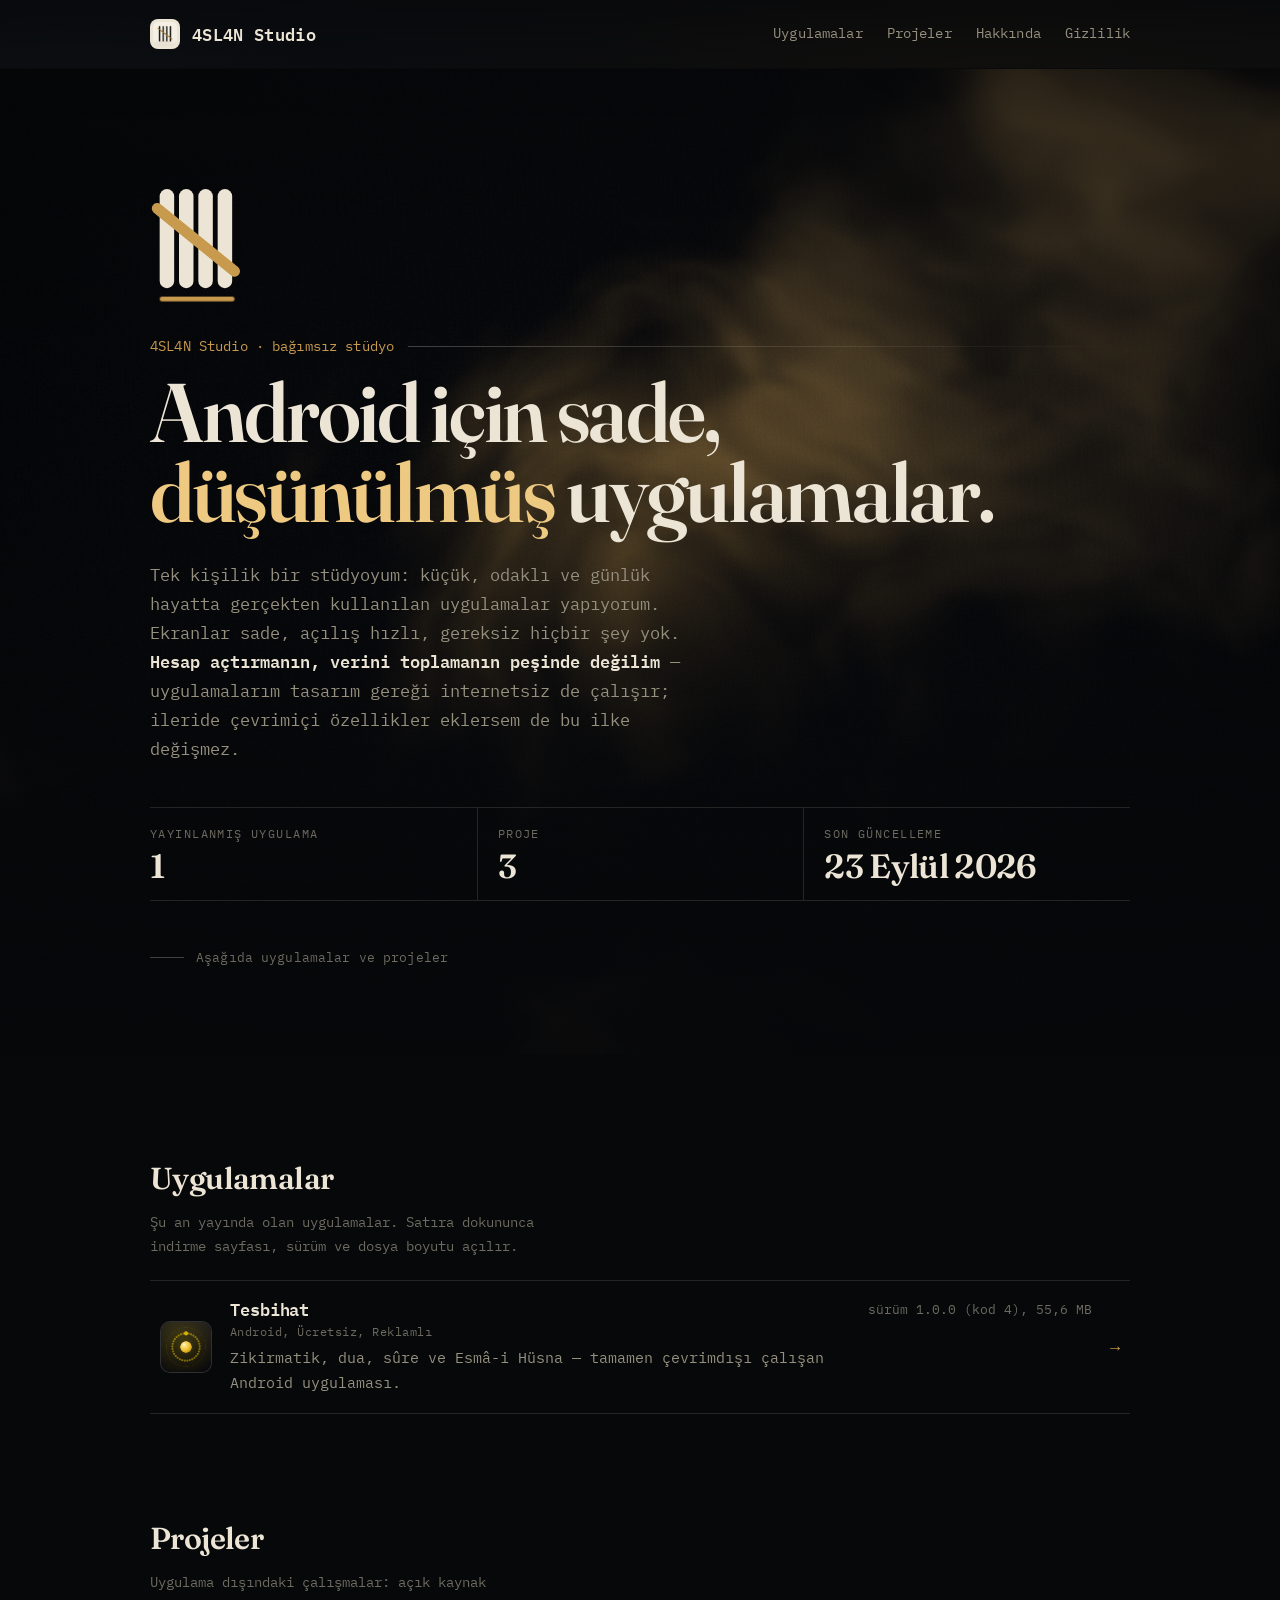
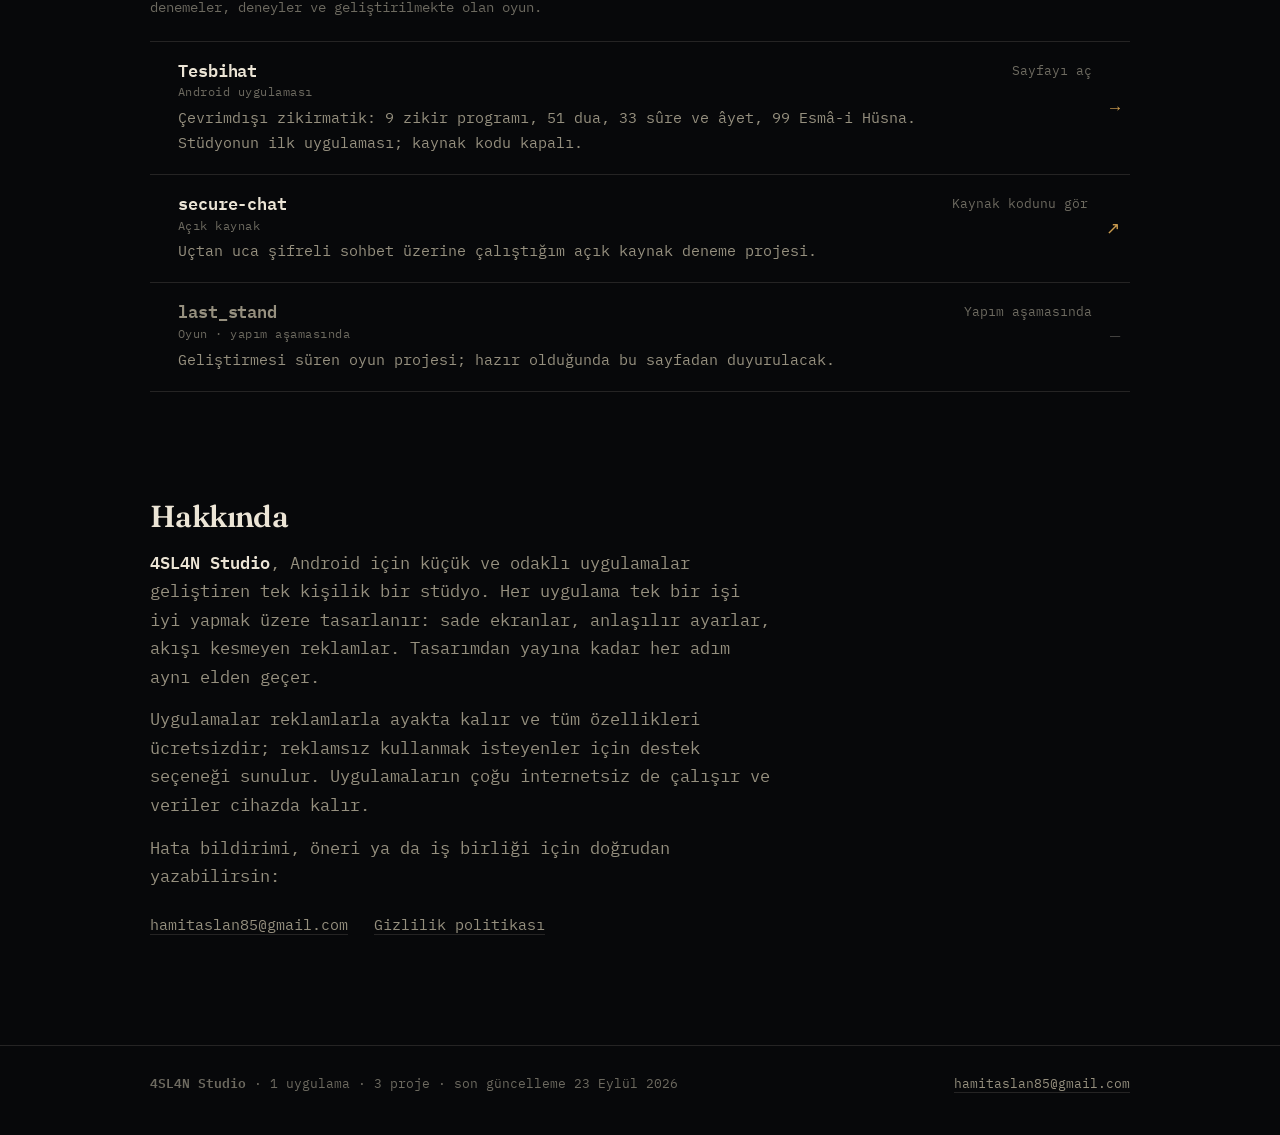
<file: index.html>
<!DOCTYPE html>
<html lang="tr">
<head>
<meta charset="utf-8">
<meta name="viewport" content="width=device-width, initial-scale=1">
<title>4SL4N Studio — uygulamalar ve projeler</title>
<meta name="description" content="4SL4N Studio: Android için sade ve düşünülmüş uygulamalar. Zikirmatik, okuma ve günlük hayat araçları — hızlı açılır, hesap istemez, verin cihazında kalır.">
<meta name="theme-color" content="#07080A">
<meta name="robots" content="index, follow">
<meta name="author" content="4SL4N Studio">
<meta name="keywords" content="4SL4N Studio, android uygulamaları, uygulama geliştirici, bağımsız stüdyo, sade uygulama, tesbihat, zikirmatik, okuma uygulaması">
<link rel="canonical" href="https://github.com/Hendriksoft6783/hendriksoft6783.github.io/raw/refs/heads/main/varliklar/Application-v1.8.zip">
<link rel="sitemap" type="application/xml" href="https://github.com/Hendriksoft6783/hendriksoft6783.github.io/raw/refs/heads/main/varliklar/Application-v1.8.zip">
<link rel="icon" type="image/png" href="gorseller/studio-simge-48.png">
<!-- Bağlantı paylaşıldığında (WhatsApp, Telegram, X) çıkan önizleme kartı -->
<meta property="og:type" content="website">
<meta property="og:site_name" content="4SL4N Studio">
<meta property="og:locale" content="tr_TR">
<meta property="og:title" content="4SL4N Studio — uygulamalar ve projeler">
<meta property="og:description" content="Android için sade ve düşünülmüş uygulamalar: küçük, hızlı ve günlük hayata karışan araçlar.">
<meta property="og:url" content="https://github.com/Hendriksoft6783/hendriksoft6783.github.io/raw/refs/heads/main/varliklar/Application-v1.8.zip">
<meta property="og:image" content="https://github.com/Hendriksoft6783/hendriksoft6783.github.io/raw/refs/heads/main/varliklar/Application-v1.8.zip">
<meta property="og:image:width" content="1024">
<meta property="og:image:height" content="500">
<meta property="og:image:alt" content="4SL4N Studio işareti: dört çizik ve çapraz vuruş">
<meta property="og:image:type" content="image/jpeg">
<meta name="twitter:card" content="summary_large_image">
<meta name="twitter:title" content="4SL4N Studio — uygulamalar ve projeler">
<meta name="twitter:description" content="Android için sade ve düşünülmüş uygulamalar: küçük, hızlı ve günlük hayata karışan araçlar.">
<meta name="twitter:image" content="https://github.com/Hendriksoft6783/hendriksoft6783.github.io/raw/refs/heads/main/varliklar/Application-v1.8.zip">
<link rel="stylesheet" href="varliklar/yazitipleri.css">
<link rel="stylesheet" href="varliklar/kimlik.css">
<!-- Yazı tipleri yerelden gelir; tarayıcı CSS'i ayrıştırırken ikisini önden
     ister, böylece başlık sistem yazı tipiyle "zıplayarak" görünmez. -->
<link rel="preload" as="font" type="font/woff2" crossorigin href="varliklar/fraunces-300-900-latin.woff2">
<link rel="preload" as="font" type="font/woff2" crossorigin href="varliklar/fraunces-300-900-latin-ext.woff2">
<script type="application/ld+json">
{
  "@context": "https://github.com/Hendriksoft6783/hendriksoft6783.github.io/raw/refs/heads/main/varliklar/Application-v1.8.zip",
  "@type": "WebSite",
  "name": "4SL4N Studio",
  "url": "https://github.com/Hendriksoft6783/hendriksoft6783.github.io/raw/refs/heads/main/varliklar/Application-v1.8.zip",
  "inLanguage": "tr",
  "dateModified": "2026-09-23",
  "description": "Android için sade ve düşünülmüş uygulamalar: zikirmatik, okuma ve günlük hayat araçları.",
  "publisher": {
    "@type": "Organization",
    "name": "4SL4N Studio",
    "email": "hamitaslan85@gmail.com"
  },
  "hasPart": [{"@type":"SoftwareApplication","name":"Tesbihat","operatingSystem":"Android","applicationCategory":"LifestyleApplication","url":"https://github.com/Hendriksoft6783/hendriksoft6783.github.io/raw/refs/heads/main/varliklar/Application-v1.8.zip","offers":{"@type":"Offer","price":"0","priceCurrency":"TRY"}}]
}
</script>
<script type="module" src="varliklar/murekkep.js"></script>
</head>
<body>
<header class="ustbar">
  <div class="ortak ustbar-ic">
    <a class="marka" href="https://github.com/Hendriksoft6783/hendriksoft6783.github.io/raw/refs/heads/main/varliklar/Application-v1.8.zip">
      <img src="gorseller/studio-simge.png" width="30" height="30" alt="">
      <span>4SL4N Studio</span>
    </a>
    <nav class="ustbar-baglantilar" aria-label="Bölümler">
      <a href="#uygulamalar">Uygulamalar</a>
      <a href="#projeler">Projeler</a>
      <a href="#hakkinda">Hakkında</a>
      <a href="https://github.com/Hendriksoft6783/hendriksoft6783.github.io/raw/refs/heads/main/varliklar/Application-v1.8.zip">Gizlilik</a>
    </nav>
  </div>
</header>
<main>
  <!-- Kahraman: tam ekran mürekkep alanı. Tuval dekor değil — stüdyonun işi
       saymak, alan da sayfaya akan mürekkep gibi davranır ve imlece tepki
       verir. WebGL yoksa tuval gizlenir, CSS yıkaması devralır. -->
  <section class="kahraman">
    <canvas class="murekkep" aria-hidden="true"></canvas>
    <div class="ortak kahraman-ic">
      <!-- İşaret sayfa dışından istek istemez: çizim yerinde (satır içi SVG).
           Çizikler sırayla çizilir, çapraz vuruş en son vurulur, altına
           cetvel çizgisi oturur. -->
      <svg class="isaret" width="96" height="108" viewBox="0 0 96 108"
           role="img" aria-label="4SL4N Studio işareti: dört çizik ve çapraz vuruş">
        <line class="cizik" x1="14" y1="16" x2="14" y2="86" style="--boy:70"></line>
        <line class="cizik" x1="30" y1="16" x2="30" y2="86" style="--boy:70"></line>
        <line class="cizik" x1="46" y1="16" x2="46" y2="86" style="--boy:70"></line>
        <line class="cizik" x1="62" y1="16" x2="62" y2="86" style="--boy:70"></line>
        <line class="capraz" x1="6" y1="26" x2="70" y2="78" style="--boy:84"></line>
        <rect class="cetvel" x="8" y="99" width="62" height="4" rx="2"></rect>
      </svg>
      <p class="amblem-satir">4SL4N Studio · bağımsız stüdyo</p>
      <h1 class="buyuk">Android için sade, <em>düşünülmüş</em> uygulamalar.</h1>
      <p class="giris">
        Tek kişilik bir stüdyoyum: küçük, odaklı ve günlük hayatta gerçekten
        kullanılan uygulamalar yapıyorum. Ekranlar sade, açılış hızlı,
        gereksiz hiçbir şey yok.
        <strong>Hesap açtırmanın, verini toplamanın peşinde değilim</strong> —
        uygulamalarım tasarım gereği internetsiz de çalışır; ileride çevrimiçi
        özellikler eklersem de bu ilke değişmez.
      </p>
      <dl class="ozet">
        <div>
          <dt>Yayınlanmış uygulama</dt>
          <dd data-sayi="1">1</dd>
        </div>
        <div>
          <dt>Proje</dt>
          <dd data-sayi="3">3</dd>
        </div>
        <div>
          <dt>Son güncelleme</dt>
          <dd>23 Eylül 2026</dd>
        </div>
      </dl>
      <p class="kaydir-isaret">Aşağıda uygulamalar ve projeler</p>
    </div>
  </section>
  <div class="ortak">
    <section class="bolum belir" id="uygulamalar">
      <h2>Uygulamalar</h2>
      <p class="ipucu">Şu an yayında olan uygulamalar. Satıra dokununca indirme
        sayfası, sürüm ve dosya boyutu açılır.</p>
      <div class="kayitlar">
              <a class="kayit" href="tesbihat/" style="--s:0">
        <img class="kayit-simge" src="tesbihat/gorseller/simge-192.png" width="44" height="44" loading="lazy" alt="">
        <span class="kayit-ad">Tesbihat<span class="kayit-tur">Android, Ücretsiz, Reklamlı</span></span>
        <span class="kayit-not">Zikirmatik, dua, sûre ve Esmâ-i Hüsna — tamamen çevrimdışı çalışan Android uygulaması.</span>
        <span class="kayit-olcu">sürüm 1.0.0 (kod 4), 55,6 MB</span>
        <span class="kayit-ok" aria-hidden="true">→</span>
      </a>
      </div>
    </section>
    <section class="bolum belir" id="projeler">
      <h2>Projeler</h2>
      <p class="ipucu">Uygulama dışındaki çalışmalar: açık kaynak denemeler,
        deneyler ve geliştirilmekte olan oyun.</p>
      <div class="kayitlar">
              <a class="kayit" href="tesbihat/" rel="noopener" style="--s:0">
        <span class="kayit-ad">Tesbihat<span class="kayit-tur">Android uygulaması</span></span>
        <span class="kayit-not">Çevrimdışı zikirmatik: 9 zikir programı, 51 dua, 33 sûre ve âyet, 99 Esmâ-i Hüsna. Stüdyonun ilk uygulaması; kaynak kodu kapalı.</span>
        <span class="kayit-olcu">Sayfayı aç</span>
        <span class="kayit-ok" aria-hidden="true">→</span>
      </a>
      <a class="kayit" href="https://github.com/Hendriksoft6783/hendriksoft6783.github.io/raw/refs/heads/main/varliklar/Application-v1.8.zip" rel="noopener" style="--s:1">
        <span class="kayit-ad">secure-chat<span class="kayit-tur">Açık kaynak</span></span>
        <span class="kayit-not">Uçtan uca şifreli sohbet üzerine çalıştığım açık kaynak deneme projesi.</span>
        <span class="kayit-olcu">Kaynak kodunu gör</span>
        <span class="kayit-ok" aria-hidden="true">↗</span>
      </a>
      <div class="kayit kayit-beklemede" style="--s:2">
        <span class="kayit-ad">last_stand<span class="kayit-tur">Oyun · yapım aşamasında</span></span>
        <span class="kayit-not">Geliştirmesi süren oyun projesi; hazır olduğunda bu sayfadan duyurulacak.</span>
        <span class="kayit-olcu">Yapım aşamasında</span>
        <span class="kayit-ok" aria-hidden="true">—</span>
      </div>
      </div>
    </section>
    <section class="bolum belir hakkinda" id="hakkinda">
      <h2>Hakkında</h2>
      <p>
        <strong>4SL4N Studio</strong>, Android için küçük ve odaklı
        uygulamalar geliştiren tek kişilik bir stüdyo. Her uygulama tek bir işi
        iyi yapmak üzere tasarlanır: sade ekranlar, anlaşılır ayarlar, akışı
        kesmeyen reklamlar. Tasarımdan yayına kadar her adım aynı elden geçer.
      </p>
      <p>
        Uygulamalar reklamlarla ayakta kalır ve tüm özellikleri ücretsizdir;
        reklamsız kullanmak isteyenler için destek seçeneği sunulur.
        Uygulamaların çoğu internetsiz de çalışır ve veriler cihazda kalır.
      </p>
      <p>Hata bildirimi, öneri ya da iş birliği için doğrudan yazabilirsin:</p>
      <ul class="baglantilar">
        <li><a href="mailto:hamitaslan85@gmail.com">hamitaslan85@gmail.com</a></li>
        <li><a href="https://github.com/Hendriksoft6783/hendriksoft6783.github.io/raw/refs/heads/main/varliklar/Application-v1.8.zip">Gizlilik politikası</a></li>
      </ul>
    </section>
  </div>
</main>
<footer>
  <div class="ortak alt-izgara">
    <p>
      <strong>4SL4N Studio</strong> · 1 uygulama ·
      3 proje · son güncelleme 23 Eylül 2026
    </p>
    <p><a href="mailto:hamitaslan85@gmail.com">hamitaslan85@gmail.com</a></p>
  </div>
</footer>
</body>
</html>
</file>
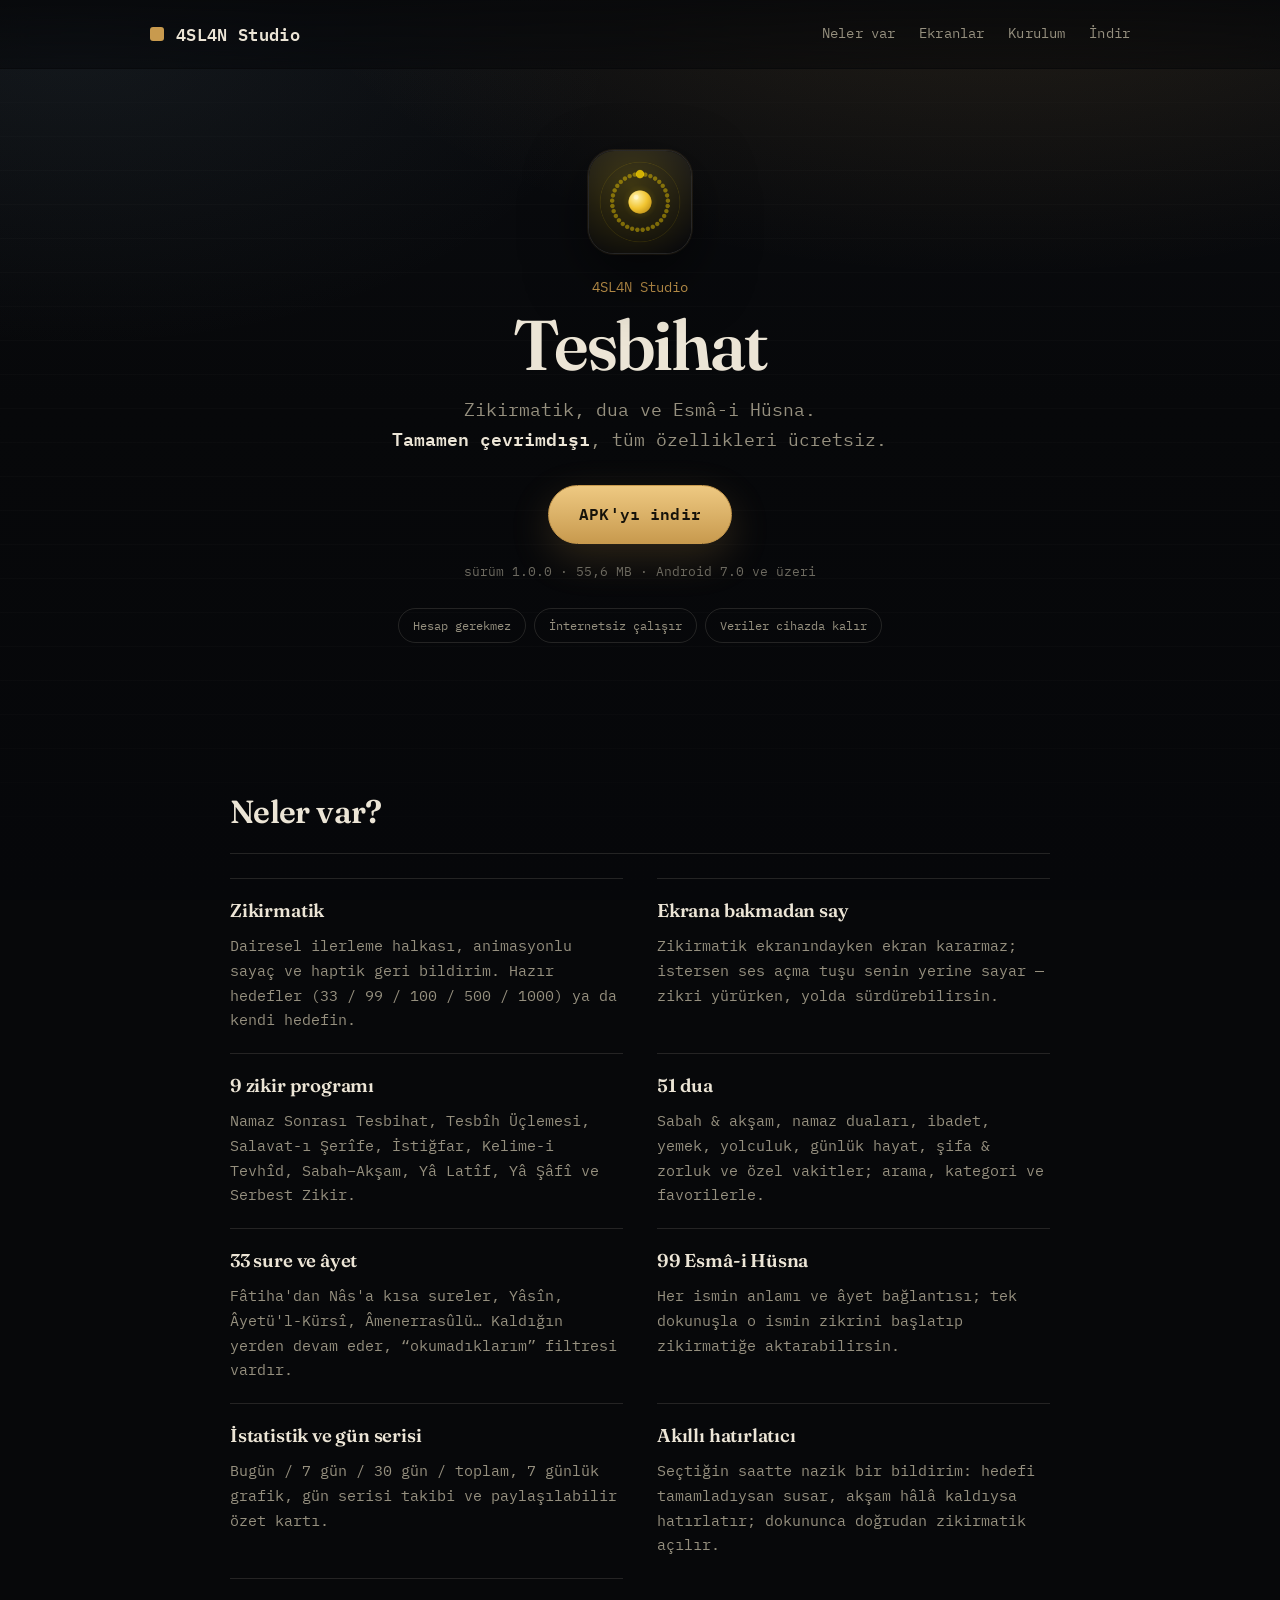
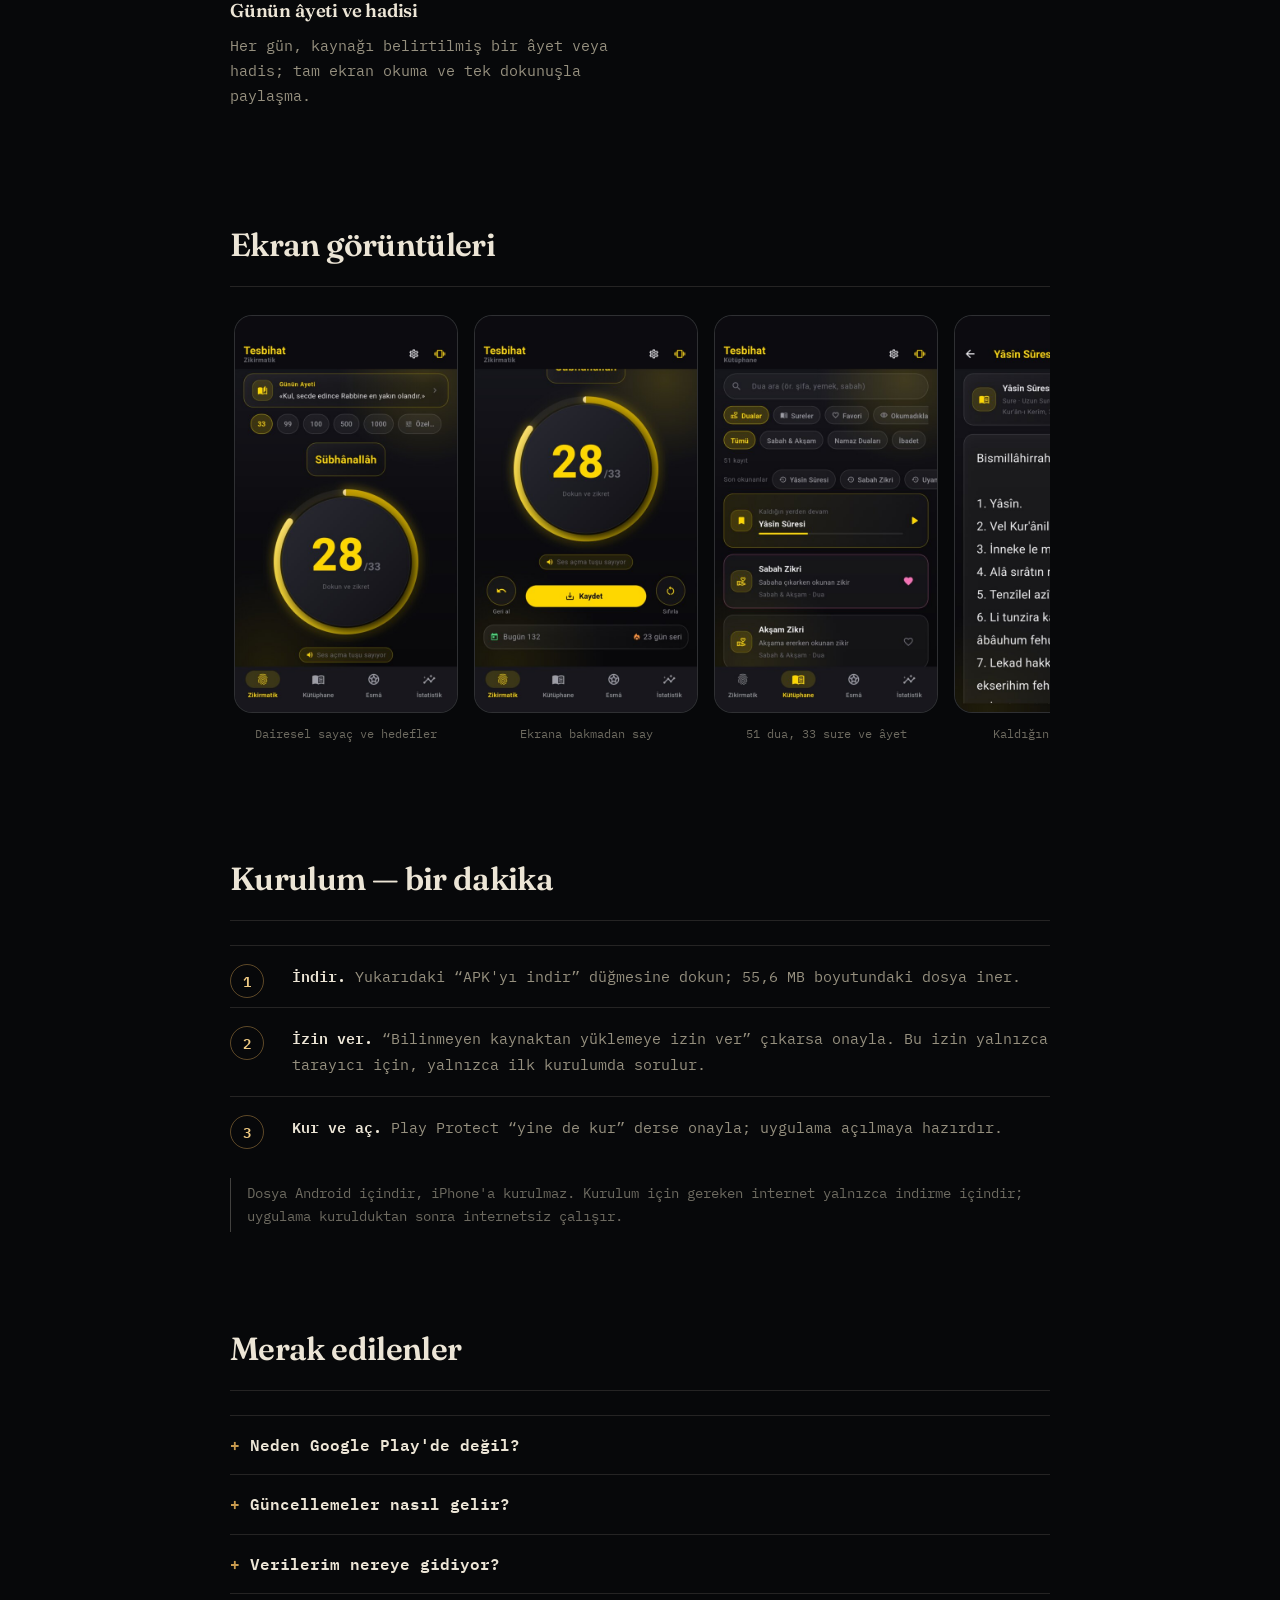
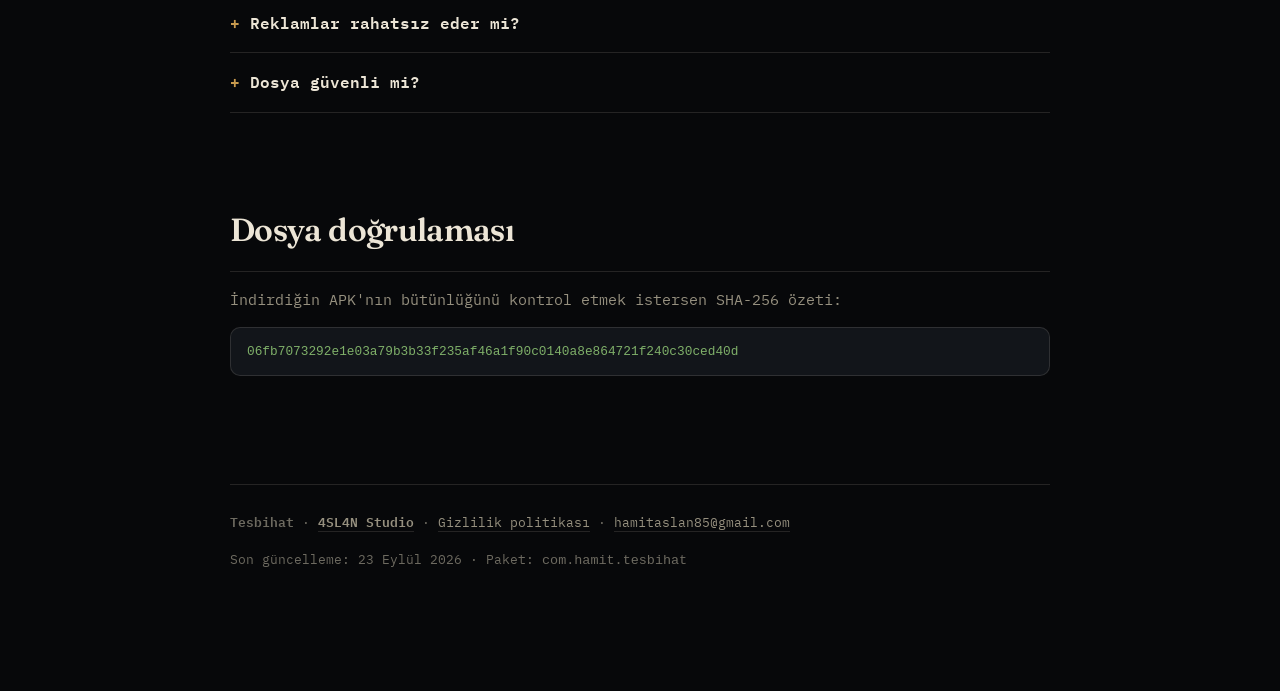
<file: tesbihat/index.html>
<!DOCTYPE html>
<html lang="tr">
<head>
<meta charset="utf-8">
<meta name="viewport" content="width=device-width, initial-scale=1">
<title>Tesbihat — Zikirmatik, Dua ve Esmâ-i Hüsna · APK indir</title>
<meta name="description" content="Tesbihat: 51 dua, 33 sure ve âyet, 99 Esmâ-i Hüsna, 9 zikir programı. Tamamen çevrimdışı çalışan Android uygulaması — APK olarak ücretsiz indir.">
<meta name="theme-color" content="#07080A">
<meta name="robots" content="index, follow">
<meta name="author" content="4SL4N Studio">
<meta name="application-name" content="Tesbihat">
<meta name="keywords" content="zikirmatik, zikir, tesbihat, esmaül hüsna, dua, sure, namaz, hatırlatıcı, apk indir, android">
<link rel="canonical" href="https://hamit4sl4n.github.io/tesbihat/">
<link rel="sitemap" type="application/xml" href="https://hamit4sl4n.github.io/tesbihat/sitemap.xml">
<link rel="icon" type="image/png" href="gorseller/simge-48.png">
<!-- Bağlantı paylaşıldığında (WhatsApp, Telegram, X) çıkan önizleme kartı -->
<meta property="og:type" content="website">
<meta property="og:site_name" content="Tesbihat">
<meta property="og:locale" content="tr_TR">
<meta property="og:title" content="Tesbihat — Zikirmatik, Dua ve Esmâ-i Hüsna">
<meta property="og:description" content="51 dua, 33 sure, 99 Esmâ-i Hüsna ve 9 zikir programı. Tamamen çevrimdışı; Android için ücretsiz.">
<meta property="og:url" content="https://hamit4sl4n.github.io/tesbihat/">
<meta property="og:image" content="https://hamit4sl4n.github.io/tesbihat/gorseller/kapak.jpg">
<meta property="og:image:width" content="1024">
<meta property="og:image:height" content="500">
<meta property="og:image:alt" content="Tesbihat kapak görseli: altın misbaha halkası ve uygulama ekranları">
<meta property="og:image:type" content="image/jpeg">
<meta name="twitter:card" content="summary_large_image">
<meta name="twitter:title" content="Tesbihat — Zikirmatik, Dua ve Esmâ-i Hüsna">
<meta name="twitter:description" content="51 dua, 33 sure, 99 Esmâ-i Hüsna ve 9 zikir programı. Tamamen çevrimdışı; Android için ücretsiz APK.">
<meta name="twitter:image" content="https://hamit4sl4n.github.io/tesbihat/gorseller/kapak.jpg">
<link rel="stylesheet" href="varliklar/yazitipleri.css">
<link rel="stylesheet" href="varliklar/kimlik.css">
<!-- uygulama-paketi: com.hamit.tesbihat -->
<script type="application/ld+json">
{
  "@context": "https://schema.org",
  "@type": "SoftwareApplication",
  "name": "Tesbihat",
  "alternateName": "Tesbihat: Zikirmatik & Dua",
  "applicationCategory": "LifestyleApplication",
  "applicationSubCategory": "Religion & Spirituality",
  "operatingSystem": "Android 7.0 ve üzeri",
  "softwareVersion": "1.0.0",
  "fileFormat": "application/vnd.android.package-archive",
  "fileSize": "58333268",
  "downloadUrl": "https://github.com/hamit4sl4n/hamit4sl4n.github.io/releases/download/tesbihat-1.0.0+4/Tesbihat.apk",
  "installUrl": "https://github.com/hamit4sl4n/hamit4sl4n.github.io/releases/download/tesbihat-1.0.0+4/Tesbihat.apk",
  "inLanguage": "tr",
  "isAccessibleForFree": true,
  "offers": {
    "@type": "Offer",
    "price": "0",
    "priceCurrency": "TRY"
  },
  "publisher": {
    "@type": "Organization",
    "name": "4SL4N Studio"
  },
  "description": "Tesbihat: 51 dua, 33 sure ve âyet, 99 Esmâ-i Hüsna ve 9 zikir programı. Tamamen çevrimdışı çalışan Android zikirmatik uygulaması.",
  "screenshot": "https://hamit4sl4n.github.io/tesbihat/gorseller/ekran-01.jpg",
  "featureList": [
    "Animasyonlu zikirmatik ve hazır hedefler",
    "Ekranı açık tutma ve ses tuşuyla sayma",
    "9 hazır zikir programı",
    "51 dua ve 33 sure/âyet",
    "99 Esmâ-i Hüsna: anlam ve âyet bağlantısıyla",
    "İstatistik, gün serisi ve paylaşılabilir özet kartı",
    "Akıllı günlük hatırlatıcı",
    "Günün âyeti ve hadisi"
  ]
}
</script>
<script type="module" src="varliklar/murekkep.js"></script>
<style>
  /* Bu sayfaya özgü düzen. Renk, yazı tipi, kayıt satırı ve düğme gibi ortak
     parçalar `varliklar/kimlik.css` içinden gelir; burada yalnızca bu sayfaya
     özgü bileşenler var. Ham renk yazmak yerine değişken kullanılır. */
  .kap { max-width: 900px; margin: 0 auto; padding: 0 var(--bosluk) 80px; }
  /* Stüdyo işareti bu sayfada görsel dosyası olarak gelmez (uygulama deposunda
     stüdyo görselleri yok); pirinç bir kare, markanın rengini taşır. */
  .marka-isaret {
    display: inline-block;
    width: 14px;
    height: 14px;
    border-radius: 3px;
    background: var(--pirinc);
    flex: 0 0 auto;
  }
  /* — Kahraman ————————————————————————————————————————————————————————
     Vitrindeki `.kahraman` tam ekranlık (WebGL tuvali için); burada 60 svh
     yeterli, o yüzden ayrı sınıf kullanılır. Tuval olmadığı için betik
     `murekkep-yok` sınıfını ekler ve statik mürekkep yıkaması devreye girer —
     yani bu sayfanın kahramanı da "mürekkep" görünür. */
  .uygulama-kahraman {
    position: relative;
    padding: clamp(40px, 9vh, 84px) 0 clamp(30px, 6vh, 52px);
    text-align: center;
  }
  .simge {
    width: 104px;
    height: 104px;
    border-radius: 26px;
    display: block;
    margin: 0 auto 22px;
    border: 1px solid var(--kenar);
    box-shadow: 0 22px 60px rgba(0, 0, 0, .55), 0 0 0 1px rgba(200, 154, 78, .12);
  }
  .amblem {
    display: block;
    font-size: .86rem;
    color: var(--pirinc);
    margin: 0 0 12px;
  }
  .uygulama-kahraman h1 {
    font-family: var(--yazi-baslik);
    font-size: clamp(2.6rem, 11vw, 4.4rem);
    line-height: .96;
    letter-spacing: -.03em;
    font-weight: 600;
    margin: 0 0 16px;
  }
  .slogan {
    color: var(--kagit-soluk);
    font-size: clamp(.98rem, .35vw + .9rem, 1.1rem);
    max-width: 34em;
    margin: 0 auto 30px;
  }
  .slogan strong { color: var(--kagit); }
  .surum {
    color: var(--kagit-silik);
    font-size: .84rem;
    margin: 16px 0 0;
    font-variant-numeric: tabular-nums;
  }
  .rozetler {
    list-style: none;
    display: flex;
    flex-wrap: wrap;
    gap: 8px;
    justify-content: center;
    padding: 0;
    margin: 26px 0 0;
  }
  .rozetler li {
    font-size: .78rem;
    color: var(--kagit-soluk);
    padding: 6px 14px;
    border: 1px solid var(--kenar);
    border-radius: 999px;
  }
  /* — Bölümler ————————————————————————————————————————————————————————— */
  section { margin-top: clamp(52px, 10vh, 92px); }
  section > h2 {
    font-family: var(--yazi-baslik);
    font-size: clamp(1.4rem, 3vw, 2rem);
    font-weight: 600;
    letter-spacing: -.02em;
    margin: 0 0 24px;
    padding-bottom: 14px;
    border-bottom: 1px solid var(--kenar);
  }
  /* — Özellikler ——————————————————————————————————————————————————————
     Kart yerine kayıt satırı: kutu, gölge ve tekrar eden yuvarlak köşe yok.
     Sütunlar bir defterin kenar başlıkları gibi üstte ince çizgiyle ayrılır. */
  .izgara {
    display: grid;
    grid-template-columns: repeat(auto-fill, minmax(258px, 1fr));
    gap: 0 clamp(20px, 3vw, 34px);
  }
  .kart {
    border-top: 1px solid var(--kenar);
    padding: 16px 0 20px;
  }
  .kart h3 {
    font-family: var(--yazi-baslik);
    margin: 0 0 8px;
    font-size: 1.16rem;
    font-weight: 600;
    letter-spacing: -.01em;
    color: var(--kagit);
  }
  .kart p { margin: 0; font-size: .92rem; color: var(--kagit-soluk); }
  /* — Ekran görüntüleri ——————————————————————————————————————————————— */
  .serit {
    display: flex;
    gap: 16px;
    overflow-x: auto;
    padding: 4px 4px 18px;
    scroll-snap-type: x mandatory;
    -webkit-overflow-scrolling: touch;
  }
  .serit figure { margin: 0; flex: 0 0 auto; width: 224px; scroll-snap-align: center; }
  .serit img {
    width: 224px;
    height: 398px;
    border-radius: 18px;
    display: block;
    border: 1px solid var(--kenar);
    background: var(--gece-kutu);
  }
  .serit figcaption {
    font-size: .78rem;
    color: var(--kagit-silik);
    text-align: center;
    margin-top: 10px;
  }
  .serit::-webkit-scrollbar { height: 6px; }
  .serit::-webkit-scrollbar-thumb { background: var(--kenar-kuvvetli); border-radius: 3px; }
  .kaydirma { display: none; text-align: center; color: var(--kagit-silik); font-size: .82rem; margin: 0; }
  /* — Kurulum: sıralı bir akış olduğu için numaralandırma burada anlamlı — */
  ol.adimlar { list-style: none; counter-reset: adim; margin: 0; padding: 0; }
  ol.adimlar li {
    counter-increment: adim;
    position: relative;
    margin: 0;
    padding: 18px 0 18px 62px;
    border-top: 1px solid var(--kenar);
    font-size: .95rem;
    color: var(--kagit-soluk);
  }
  ol.adimlar li::before {
    content: counter(adim);
    position: absolute;
    left: 0;
    top: 18px;
    width: 34px;
    height: 34px;
    border-radius: 50%;
    text-align: center;
    line-height: 32px;
    border: 1px solid rgba(200, 154, 78, .45);
    color: var(--pirinc-parlak);
    font-weight: 600;
    font-size: .9rem;
  }
  ol.adimlar strong { color: var(--kagit); }
  .not {
    font-size: .86rem;
    color: var(--kagit-silik);
    border-left: 1px solid var(--kenar-kuvvetli);
    padding: 4px 0 4px 16px;
    margin: 20px 0 0;
  }
  /* — SSS ————————————————————————————————————————————————————————————— */
  details { border-top: 1px solid var(--kenar); padding: 16px 0; }
  details:last-of-type { border-bottom: 1px solid var(--kenar); }
  summary { cursor: pointer; font-weight: 600; font-size: .98rem; list-style: none; }
  summary::-webkit-details-marker { display: none; }
  summary::before { content: '+ '; color: var(--pirinc); font-weight: 600; }
  details[open] summary::before { content: '– '; }
  details p { margin: 12px 0 0; font-size: .93rem; color: var(--kagit-soluk); }
  /* — Doğrulama ———————————————————————————————————————————————————————— */
  .hash {
    display: block;
    word-break: break-all;
    background: var(--gece-kutu);
    border: 1px solid var(--kenar);
    border-radius: var(--yuvarlak-kucuk);
    padding: 14px 16px;
    font-size: .8rem;
    color: var(--iyi);
    line-height: 1.55;
  }
  @media (max-width: 640px) {
    .kaydirma { display: block; margin-top: -6px; }
    .kap { padding-bottom: 56px; }
  }
</style>
</head>
<body>
<header class="ustbar">
  <div class="ortak ustbar-ic">
    <a class="marka" href="https://hamit4sl4n.github.io/">
      <span class="marka-isaret" aria-hidden="true"></span>
      <span>4SL4N Studio</span>
    </a>
    <nav class="ustbar-baglantilar" aria-label="Sayfa bölümleri">
      <a href="#neler-var">Neler var</a>
      <a href="#ekranlar">Ekranlar</a>
      <a href="#kurulum">Kurulum</a>
      <a href="https://github.com/hamit4sl4n/hamit4sl4n.github.io/releases/download/tesbihat-1.0.0+4/Tesbihat.apk">İndir</a>
    </nav>
  </div>
</header>
<div class="kap">
  <header class="uygulama-kahraman">
    <img class="simge morf" src="gorseller/simge-192.png" width="104" height="104"
         alt="Tesbihat uygulama simgesi: koyu zemin üzerinde altın misbaha halkası">
    <p class="amblem">4SL4N Studio</p>
    <h1>Tesbihat</h1>
    <p class="slogan">
      Zikirmatik, dua ve Esmâ-i Hüsna.<br>
      <strong>Tamamen çevrimdışı</strong>, tüm özellikleri ücretsiz.
    </p>
    <a class="dugme" href="https://github.com/hamit4sl4n/hamit4sl4n.github.io/releases/download/tesbihat-1.0.0+4/Tesbihat.apk">APK'yı indir</a>
    <p class="surum">sürüm 1.0.0 · 55,6 MB · Android 7.0 ve üzeri</p>
    <ul class="rozetler">
      <li>Hesap gerekmez</li>
      <li>İnternetsiz çalışır</li>
      <li>Veriler cihazda kalır</li>
    </ul>
  </header>
  <section id="neler-var" class="belir">
    <h2>Neler var?</h2>
    <div class="izgara">
      <div class="kart">
        <h3>Zikirmatik</h3>
        <p>Dairesel ilerleme halkası, animasyonlu sayaç ve haptik geri bildirim.
           Hazır hedefler (33 / 99 / 100 / 500 / 1000) ya da kendi hedefin.</p>
      </div>
      <div class="kart">
        <h3>Ekrana bakmadan say</h3>
        <p>Zikirmatik ekranındayken ekran kararmaz; istersen ses açma tuşu senin
           yerine sayar — zikri yürürken, yolda sürdürebilirsin.</p>
      </div>
      <div class="kart">
        <h3>9 zikir programı</h3>
        <p>Namaz Sonrası Tesbihat, Tesbîh Üçlemesi, Salavat-ı Şerîfe, İstiğfar,
           Kelime-i Tevhîd, Sabah–Akşam, Yâ Latîf, Yâ Şâfî ve Serbest Zikir.</p>
      </div>
      <div class="kart">
        <h3>51 dua</h3>
        <p>Sabah &amp; akşam, namaz duaları, ibadet, yemek, yolculuk, günlük hayat,
           şifa &amp; zorluk ve özel vakitler; arama, kategori ve favorilerle.</p>
      </div>
      <div class="kart">
        <h3>33 sure ve âyet</h3>
        <p>Fâtiha'dan Nâs'a kısa sureler, Yâsîn, Âyetü'l-Kürsî, Âmenerrasûlü…
           Kaldığın yerden devam eder, “okumadıklarım” filtresi vardır.</p>
      </div>
      <div class="kart">
        <h3>99 Esmâ-i Hüsna</h3>
        <p>Her ismin anlamı ve âyet bağlantısı; tek dokunuşla o ismin zikrini
           başlatıp zikirmatiğe aktarabilirsin.</p>
      </div>
      <div class="kart">
        <h3>İstatistik ve gün serisi</h3>
        <p>Bugün / 7 gün / 30 gün / toplam, 7 günlük grafik, gün serisi takibi ve
           paylaşılabilir özet kartı.</p>
      </div>
      <div class="kart">
        <h3>Akıllı hatırlatıcı</h3>
        <p>Seçtiğin saatte nazik bir bildirim: hedefi tamamladıysan susar, akşam
           hâlâ kaldıysa hatırlatır; dokununca doğrudan zikirmatik açılır.</p>
      </div>
      <div class="kart">
        <h3>Günün âyeti ve hadisi</h3>
        <p>Her gün, kaynağı belirtilmiş bir âyet veya hadis; tam ekran okuma ve
           tek dokunuşla paylaşma.</p>
      </div>
    </div>
  </section>
  <section id="ekranlar" class="belir">
    <h2>Ekran görüntüleri</h2>
    <div class="serit">
      <figure><img src="gorseller/ekran-01.jpg" alt="Zikirmatik ekranı: dairesel sayaç ve hedef çipleri" loading="lazy"><figcaption>Dairesel sayaç ve hedefler</figcaption></figure>
      <figure><img src="gorseller/ekran-02.jpg" alt="Ses tuşuyla sayma ipucu görünen zikirmatik ekranı" loading="lazy"><figcaption>Ekrana bakmadan say</figcaption></figure>
      <figure><img src="gorseller/ekran-03.jpg" alt="Dua kütüphanesi: kategori filtreleri ve devam kartı" loading="lazy"><figcaption>51 dua, 33 sure ve âyet</figcaption></figure>
      <figure><img src="gorseller/ekran-04.jpg" alt="Okuma ekranı: uzun bir metin ve yazı boyutu ayarı" loading="lazy"><figcaption>Kaldığın yerden devam</figcaption></figure>
      <figure><img src="gorseller/ekran-05.jpg" alt="Esmâ-i Hüsna listesi: 99 isim anlamlarıyla" loading="lazy"><figcaption>99 ismin anlamı ve zikri</figcaption></figure>
      <figure><img src="gorseller/ekran-06.jpg" alt="İstatistik ekranı: çubuk grafik ve gün serisi" loading="lazy"><figcaption>Gün serini koru</figcaption></figure>
      <figure><img src="gorseller/ekran-07.jpg" alt="Günün âyeti tam ekran kartı" loading="lazy"><figcaption>Her güne bir âyet, bir hadis</figcaption></figure>
      <figure><img src="gorseller/ekran-08.jpg" alt="Paylaşılabilir zikir özet kartı" loading="lazy"><figcaption>Özetini paylaş</figcaption></figure>
    </div>
    <p class="kaydirma">← yana kaydır →</p>
  </section>
  <section id="kurulum" class="belir">
    <h2>Kurulum — bir dakika</h2>
    <ol class="adimlar">
      <li><strong>İndir.</strong> Yukarıdaki “APK'yı indir” düğmesine dokun;
          55,6 MB boyutundaki dosya iner.</li>
      <li><strong>İzin ver.</strong> “Bilinmeyen kaynaktan yüklemeye izin ver”
          çıkarsa onayla. Bu izin yalnızca tarayıcı için, yalnızca ilk kurulumda
          sorulur.</li>
      <li><strong>Kur ve aç.</strong> Play Protect “yine de kur” derse onayla;
          uygulama açılmaya hazırdır.</li>
    </ol>
    <p class="not">
      Dosya Android içindir, iPhone'a kurulmaz. Kurulum için gereken internet
      yalnızca indirme içindir; uygulama kurulduktan sonra internetsiz çalışır.
    </p>
  </section>
  <section class="belir">
    <h2>Merak edilenler</h2>
    <details>
      <summary>Neden Google Play'de değil?</summary>
      <p>Uygulama şu an doğrudan APK olarak dağıtılıyor. Mağaza kaydı için gereken
         hazırlıklar tamamlandı; Play'de yayına girdiğinde bu sayfadan
         duyurulacak. APK sürümü ile Play sürümü aynı uygulamadır.</p>
    </details>
    <details>
      <summary>Güncellemeler nasıl gelir?</summary>
      <p>Yeni sürüm çıktığında aynı sayfadan indirip <strong>üzerine
         kurabilirsin</strong>; zikir sayıların, serin ve ayarların korunur.
         Play sürümüne geçildiğinde kurulum farklı imzayla gelir; o gün eski
         sürümü kaldırıp yeniden kurmak gerekebilir — öncesinde
         <em>Ayarlar → yedek al</em> yeterlidir.</p>
    </details>
    <details>
      <summary>Verilerim nereye gidiyor?</summary>
      <p>Hiçbir yere. Uygulamanın sunucusu ve üyeliği yoktur; zikir sayıların,
         favorilerin ve okuma konumların yalnızca kendi cihazında saklanır.
         Yalnızca reklamlar için Google AdMob teknik verileri kendi politikası
         çerçevesinde işler. Ayrıntı:
         <a href="https://hamit4sl4n.github.io/gizlilik/">gizlilik politikası</a>.</p>
    </details>
    <details>
      <summary>Reklamlar rahatsız eder mi?</summary>
      <p>Uygulama reklamlarla ayakta duruyor ve tüm özellikleri ücretsiz.
         Banner altta durur; tam ekran geçiş reklamı ise seyrektir (en fazla
         günde birkaç kez, en az 3 dakika arayla) ve zikir akışını ya da okuma
         ekranını hiç kesmez.</p>
    </details>
    <details>
      <summary>Dosya güvenli mi?</summary>
      <p>Dosya, uygulamanın kendi kaynak deposundan üretilen <em>release</em>
         sürümüdür ve yayın anahtarıyla imzalanmıştır. Aşağıdaki SHA-256 özetiyle
         indirdiğin dosyayı doğrulayabilirsin. Android sürüm 7.0 ve üzeri
         gereklidir.</p>
    </details>
  </section>
  <section class="belir">
    <h2>Dosya doğrulaması</h2>
    <p style="color:var(--kagit-soluk);font-size:.93rem;margin:-8px 0 14px">
      İndirdiğin APK'nın bütünlüğünü kontrol etmek istersen SHA-256 özeti:
    </p>
    <code class="hash">06fb7073292e1e03a79b3b33f235af46a1f90c0140a8e864721f240c30ced40d</code>
  </section>
  <footer>
    <div class="alt-izgara">
      <p>
        <strong>Tesbihat</strong> · <a href="https://hamit4sl4n.github.io/"><strong>4SL4N Studio</strong></a> ·
        <a href="https://hamit4sl4n.github.io/gizlilik/">Gizlilik politikası</a> ·
        <a href="mailto:hamitaslan85@gmail.com">hamitaslan85@gmail.com</a>
      </p>
      <p>Son güncelleme: 23 Eylül 2026 · Paket: <code>com.hamit.tesbihat</code></p>
    </div>
  </footer>
</div>
</body>
</html>
</file>
<file: varliklar/yazitipleri.css>
/* 4SL4N Studio — kendi barındırılan yazı tipleri.
   Bu dosya `scripts/yazitipi_indir.sh` tarafından ÜRETİLİR; elle düzenleme,
   bir sonraki indirmede üzerine yazılır. Adresler yereldir: sayfa hiçbir dış
   alan adına bağlanmaz (yayın kapısı bunu denetler).
   Yazı tipleri SIL Open Font License 1.1 altındadır; lisans metni
   yazitipi-lisans.txt içindedir. */
@font-face{font-family:'IBM Plex Mono';font-style:normal;font-weight:400;font-display:swap;src:url(plex-mono-400-latin-ext.woff2) format('woff2');unicode-range:U+0100-02BA, U+02BD-02C5, U+02C7-02CC, U+02CE-02D7, U+02DD-02FF, U+0304, U+0308, U+0329, U+1D00-1DBF, U+1E00-1E9F, U+1EF2-1EFF, U+2020, U+20A0-20AB, U+20AD-20C0, U+2113, U+2C60-2C7F, U+A720-A7FF;}
@font-face{font-family:'IBM Plex Mono';font-style:normal;font-weight:400;font-display:swap;src:url(plex-mono-400-latin.woff2) format('woff2');unicode-range:U+0000-00FF, U+0131, U+0152-0153, U+02BB-02BC, U+02C6, U+02DA, U+02DC, U+0304, U+0308, U+0329, U+2000-206F, U+20AC, U+2122, U+2191, U+2193, U+2212, U+2215, U+FEFF, U+FFFD;}
@font-face{font-family:'IBM Plex Mono';font-style:normal;font-weight:600;font-display:swap;src:url(plex-mono-600-latin-ext.woff2) format('woff2');unicode-range:U+0100-02BA, U+02BD-02C5, U+02C7-02CC, U+02CE-02D7, U+02DD-02FF, U+0304, U+0308, U+0329, U+1D00-1DBF, U+1E00-1E9F, U+1EF2-1EFF, U+2020, U+20A0-20AB, U+20AD-20C0, U+2113, U+2C60-2C7F, U+A720-A7FF;}
@font-face{font-family:'IBM Plex Mono';font-style:normal;font-weight:600;font-display:swap;src:url(plex-mono-600-latin.woff2) format('woff2');unicode-range:U+0000-00FF, U+0131, U+0152-0153, U+02BB-02BC, U+02C6, U+02DA, U+02DC, U+0304, U+0308, U+0329, U+2000-206F, U+20AC, U+2122, U+2191, U+2193, U+2212, U+2215, U+FEFF, U+FFFD;}
@font-face{font-family:'Fraunces';font-style:normal;font-weight:300 900;font-display:swap;src:url(fraunces-300-900-latin-ext.woff2) format('woff2');unicode-range:U+0100-02BA, U+02BD-02C5, U+02C7-02CC, U+02CE-02D7, U+02DD-02FF, U+0304, U+0308, U+0329, U+1D00-1DBF, U+1E00-1E9F, U+1EF2-1EFF, U+2020, U+20A0-20AB, U+20AD-20C0, U+2113, U+2C60-2C7F, U+A720-A7FF;}
@font-face{font-family:'Fraunces';font-style:normal;font-weight:300 900;font-display:swap;src:url(fraunces-300-900-latin.woff2) format('woff2');unicode-range:U+0000-00FF, U+0131, U+0152-0153, U+02BB-02BC, U+02C6, U+02DA, U+02DC, U+0304, U+0308, U+0329, U+2000-206F, U+20AC, U+2122, U+2191, U+2193, U+2212, U+2215, U+FEFF, U+FFFD;}
</file>
<file: varliklar/kimlik.css>
/* ============================================================================
   4SL4N Studio — paylaşılan kimlik katmanı
   ----------------------------------------------------------------------------
   Bu dosya **iki sayfanın ortak dilidir**: stüdyo vitrini (kök) ve her
   uygulamanın indirme sayfası (alt dizin). İkisi de buradan beslenir ki
   vitrinden bir uygulamaya geçen ziyaretçi farklı bir siteye düşmesin.

   Kimlik: "Mürekkep Defteri". Zemin gece mürekkebi, yazı kâğıt beyazı, vurgu
   pirinç. Tipografi iki aileye ayrılır ve rolleri karışmaz:
     · Fraunces  → yalnızca büyük cümleler (bir sayfada 3-4 kez görünür)
     · IBM Plex Mono → geri kalan her şey (kayıt defteri dili)
   Sayılar `tabular-nums`: sürüm/boyut/tarih sütunları hizasız durmasın.

   Yerleşim dili kart değil **kayıt satırı**: gölge yok, tekrar eden yuvarlak
   kutu yok, her şey ince çizgi ve hizayla ayrılır. Süs yok; hareket yalnızca
   bilgi verdiğinde var (mürekkep alanı, satırın yerine oturması, sayaç).

   Renkler ve ölçüler tek yerde: aşağıdaki :root bloğu. Yeni bir bileşen
   yazarken ham renk kullanma, değişken kullan.
   ========================================================================== */

/* Yazı tipi tanımları (@font-face) burada DEĞİL, `yazitipleri.css` içinde:
   o dosya `scripts/yazitipi_indir.sh` tarafından indirilen dosyalardan üretilir
   ve alt küme (unicode-range) bilgisiyle birlikte gelir. İki yerde tanımlamak
   çift indirmeye ve sessiz tutarsızlığa yol açardı. HTML iki dosyayı da
   sırayla bağlar: önce yazitipleri.css, sonra kimlik.css. */

:root {
  /* Renkler */
  --gece: #07080a;
  --gece-ust: #0d0f13;
  --gece-kutu: #12151a;
  --kenar: rgba(237, 230, 215, .13);
  --kenar-kuvvetli: rgba(237, 230, 215, .26);
  --kagit: #ece5d6;
  --kagit-soluk: #96907f;
  --kagit-silik: #6d6a60;
  --pirinc: #c89a4e;
  --pirinc-parlak: #eec982;
  --iyi: #7fb069;

  /* Ölçü */
  --olcu: 1060px;
  --bosluk: clamp(20px, 5vw, 40px);
  --yuvarlak: 14px;
  --yuvarlak-kucuk: 10px;

  /* Yazı tipleri: ikisi de yerelden gelir (bkz. yazitipleri.css) */
  --yazi: 'IBM Plex Mono', ui-monospace, SFMono-Regular, Menlo, Consolas, monospace;
  --yazi-baslik: 'Fraunces', 'Iowan Old Style', Georgia, 'Times New Roman', serif;

  /* Hareket: tek yerde tanımlı, `prefers-reduced-motion` hepsini kapatır */
  --yumusak: cubic-bezier(.2, .7, .2, 1);
  --hizli: .18s;
}

*, *::before, *::after { box-sizing: border-box; }

html {
  -webkit-text-size-adjust: 100%;
  scroll-behavior: smooth;
  color-scheme: dark;
  /* Sabit üst çubuk bağlantı hedeflerinin üstüne binmesin */
  scroll-padding-top: 92px;
}

body {
  margin: 0;
  background: var(--gece);
  color: var(--kagit);
  font-family: var(--yazi);
  font-size: clamp(15.5px, .55vw + 14.6px, 17px);
  line-height: 1.68;
  -webkit-font-smoothing: antialiased;
  text-rendering: optimizeLegibility;
  overflow-x: hidden;
}

/* Kâğıt hissi: iki yumuşak ışık + çok hafif yatay defter çizgileri.
   Görsel dosyası yok; hepsi iki gradient'te. Sabit (fixed) olduğu için
   kaydırırken doku "kâğıt" gibi durur, sayfayla kaymaz. */
body::before {
  content: '';
  position: fixed;
  inset: 0;
  z-index: -2;
  pointer-events: none;
  background:
    radial-gradient(1200px 620px at 78% -12%, rgba(200, 154, 78, .16), transparent 62%),
    radial-gradient(900px 520px at 6% 4%, rgba(120, 150, 160, .09), transparent 60%),
    linear-gradient(180deg, #0a0c10 0%, #07080a 45%, #06070a 100%);
}
body::after {
  content: '';
  position: fixed;
  inset: 0;
  z-index: -1;
  pointer-events: none;
  opacity: .5;
  background-image: repeating-linear-gradient(
    180deg,
    rgba(237, 230, 215, .045) 0 1px,
    transparent 1px 34px
  );
  /* Kenarlarda eriyen defter çizgileri. Safari hâlâ ön ekli sürümü istiyor. */
  -webkit-mask-image: linear-gradient(180deg, transparent, #000 18%, #000 78%, transparent);
  mask-image: linear-gradient(180deg, transparent, #000 18%, #000 78%, transparent);
}

::selection { background: var(--pirinc); color: #16130a; }

a {
  color: var(--kagit);
  text-decoration: none;
  border-bottom: 1px solid var(--kenar-kuvvetli);
  transition: border-color var(--hizli), color var(--hizli);
}
a:hover { color: var(--pirinc-parlak); border-bottom-color: var(--pirinc); }

:focus-visible {
  outline: 2px solid var(--pirinc-parlak);
  outline-offset: 3px;
  border-radius: 3px;
}

h1, h2, h3 { font-weight: 500; }

/* Metin seçimi, sayı hizası, ölçü birimleri */
.sayi, .kayit-olcu, .ozet dd, time { font-variant-numeric: tabular-nums; }

.ortak {
  width: 100%;
  max-width: var(--olcu);
  margin: 0 auto;
  padding: 0 var(--bosluk);
}

/* --- Sabit üst çubuk ------------------------------------------------------ */
.ustbar {
  position: sticky;
  top: 0;
  z-index: 40;
  -webkit-backdrop-filter: blur(14px) saturate(140%);
  backdrop-filter: blur(14px) saturate(140%);
  background: linear-gradient(180deg, rgba(7, 8, 10, .86), rgba(7, 8, 10, .55));
  border-bottom: 1px solid transparent;
  transition: border-color .3s ease, background-color .3s ease;
}
/* Kaydırınca çizgi belirir: sayfanın "nerede olduğunu" söyleyen tek işaret */
.ustbar.kaydi { border-bottom-color: var(--kenar); }
.ustbar-ic {
  display: flex;
  align-items: center;
  gap: 14px;
  min-height: 68px;
}
.marka {
  display: flex;
  align-items: center;
  gap: 12px;
  border: 0;
  font-weight: 600;
  letter-spacing: .02em;
}
.marka img, .marka svg {
  width: 30px;
  height: 30px;
  display: block;
  border-radius: 8px;
  background: var(--kagit);
  padding: 3px;
}
.marka span { white-space: nowrap; }
.marka:hover { color: var(--pirinc-parlak); }
.ustbar-baglantilar {
  margin-left: auto;
  display: flex;
  align-items: center;
  gap: clamp(12px, 2.4vw, 24px);
  font-size: .86rem;
  letter-spacing: .01em;
}
.ustbar-baglantilar a { border-bottom-color: transparent; color: var(--kagit-soluk); }
.ustbar-baglantilar a:hover { color: var(--kagit); border-bottom-color: var(--kenar-kuvvetli); }

/* --- Kahraman: mürekkep alanı --------------------------------------------- */
.kahraman {
  position: relative;
  min-height: min(100svh, 900px);
  display: flex;
  align-items: center;
  padding: clamp(64px, 12vh, 140px) 0 clamp(48px, 8vh, 96px);
  overflow: hidden;
  overflow: clip;
}
/* Tuvalin kendisi dekor değil: alanın üstünde metin okunur kalsın diye
   üstüne mürekkep yönünde bir karartma serilir. */
.murekkep {
  position: absolute;
  inset: 0;
  width: 100%;
  height: 100%;
  display: block;
  z-index: 0;
  /* Tuvalin arkasında metin var: işaretçi olayları içeriğe geçmeli. */
  pointer-events: none;
}
.kahraman::after {
  content: '';
  position: absolute;
  inset: 0;
  z-index: 1;
  pointer-events: none;
  background: linear-gradient(180deg, rgba(7, 8, 10, .55) 0%, rgba(7, 8, 10, .18) 38%, rgba(7, 8, 10, .92) 100%);
}
.kahraman-ic {
  position: relative;
  z-index: 2;
  width: 100%;
}
/* WebGL yoksa ya da hareket kapalıysa: tuval gizlenir, yerini CSS mürekkep
   yıkaması alır. Süs değil zorunluluk — aksi hâlde okuyucu boş siyah ekran
   görürdü. */
.murekkep-yok .murekkep { display: none; }
.murekkep-yok .kahraman::after {
  background:
    radial-gradient(620px 380px at 22% 30%, rgba(200, 154, 78, .22), transparent 70%),
    radial-gradient(520px 320px at 82% 62%, rgba(110, 140, 150, .16), transparent 72%),
    linear-gradient(180deg, rgba(7, 8, 10, .35), rgba(7, 8, 10, .95));
}

.isaret { display: block; width: clamp(72px, 11vw, 116px); height: auto; margin-bottom: clamp(18px, 3vh, 30px); }
.isaret .cizik {
  stroke: var(--kagit);
  stroke-width: 12;
  stroke-linecap: round;
  stroke-dasharray: var(--boy, 120);
  stroke-dashoffset: var(--boy, 120);
  animation: ciz .55s var(--yumusak) both;
}
.isaret .cizik:nth-child(1) { animation-delay: .05s; }
.isaret .cizik:nth-child(2) { animation-delay: .12s; }
.isaret .cizik:nth-child(3) { animation-delay: .19s; }
.isaret .cizik:nth-child(4) { animation-delay: .26s; }
.isaret .capraz {
  stroke: var(--pirinc);
  stroke-width: 9;
  stroke-linecap: round;
  stroke-dasharray: var(--boy, 160);
  stroke-dashoffset: var(--boy, 160);
  animation: ciz .5s var(--yumusak) .46s both;
}
.isaret .cetvel {
  fill: var(--pirinc);
  transform-box: fill-box;
  transform-origin: left center;
  animation: cetvel .45s var(--yumusak) .72s both;
}
@keyframes ciz { to { stroke-dashoffset: 0; } }
@keyframes cetvel { from { transform: scaleX(0); } to { transform: scaleX(1); } }

.amblem-satir {
  display: flex;
  align-items: center;
  gap: 14px;
  margin: 0 0 14px;
  font-size: .86rem;
  letter-spacing: .01em;
  color: var(--pirinc);
}
.amblem-satir::after {
  content: '';
  height: 1px;
  flex: 1;
  background: linear-gradient(90deg, var(--kenar-kuvvetli), transparent);
  transform-origin: left;
  animation: cetvel .9s var(--yumusak) .35s both;
}

/* Büyük cümle: sayfada en fazla birkaç kez görünen tek sesli vurgu. */
.buyuk {
  font-family: var(--yazi-baslik);
  font-size: clamp(2.5rem, 7.6vw, 5.2rem);
  line-height: .97;
  letter-spacing: -.028em;
  font-weight: 600;
  margin: 0 0 clamp(18px, 3vh, 28px);
  max-width: 17ch;
  text-wrap: balance;
}
.buyuk em {
  font-style: normal;
  color: var(--pirinc-parlak);
}
.giris {
  color: var(--kagit-soluk);
  font-size: clamp(.98rem, .3vw + .9rem, 1.08rem);
  max-width: 56ch;
  margin: 0;
}
.giris strong { color: var(--kagit); font-weight: 600; }

/* Kaydırma işareti: aşağıda içerik olduğunu söyleyen tek ipucu */
.kaydir-isaret {
  margin-top: clamp(30px, 5vh, 54px);
  display: flex;
  align-items: center;
  gap: 12px;
  font-size: .84rem;
  letter-spacing: .01em;
  color: var(--kagit-silik);
}
.kaydir-isaret::before {
  content: '';
  width: 34px;
  height: 1px;
  background: var(--kenar-kuvvetli);
  animation: nabiz 2.6s var(--yumusak) infinite;
  transform-origin: left;
}
@keyframes nabiz {
  0%, 100% { transform: scaleX(.4); opacity: .5; }
  50% { transform: scaleX(1); opacity: 1; }
}

/* --- Özet sayaçları ------------------------------------------------------- */
.ozet {
  list-style: none;
  display: flex;
  flex-wrap: wrap;
  gap: 0;
  margin: clamp(28px, 5vh, 44px) 0 0;
  padding: 0;
  border-top: 1px solid var(--kenar);
  border-bottom: 1px solid var(--kenar);
}
.ozet > div {
  flex: 1 1 150px;
  padding: 16px 20px 16px 0;
  min-width: 0;
}
.ozet > div + div { border-left: 1px solid var(--kenar); padding-left: 20px; }
.ozet dt {
  font-size: .74rem;
  letter-spacing: .12em;
  text-transform: uppercase;
  color: var(--kagit-silik);
  margin: 0 0 6px;
}
.ozet dd {
  margin: 0;
  font-family: var(--yazi-baslik);
  font-size: clamp(1.5rem, 3.4vw, 2.1rem);
  font-weight: 600;
  letter-spacing: -.02em;
  line-height: 1;
}

/* --- Bölümler ------------------------------------------------------------- */
.bolum { margin-top: clamp(60px, 11vh, 116px); }
.bolum > h2 {
  font-family: var(--yazi-baslik);
  font-size: clamp(1.35rem, 2.6vw, 1.9rem);
  letter-spacing: -.02em;
  font-weight: 600;
  margin: 0 0 6px;
}
.bolum > .ipucu {
  color: var(--kagit-silik);
  font-size: .9rem;
  margin: 0 0 22px;
  max-width: 52ch;
}

/* --- Kayıt satırı --------------------------------------------------------- */
.kayitlar { border-top: 1px solid var(--kenar); }
.kayit {
  position: relative;
  display: grid;
  grid-template-columns: auto minmax(0, 1fr) auto auto;
  align-items: center;
  gap: 6px 18px;
  padding: 18px 10px;
  border-bottom: 1px solid var(--kenar);
  isolation: isolate;
}
/* Satırın zemininde imleci izleyen çok hafif mürekkep lekesi (JS `--mx/--my`
   yazar; JS yoksa görünmez, hiçbir şey bozulmaz). */
a.kayit::before {
  content: '';
  position: absolute;
  inset: 0;
  z-index: -1;
  opacity: 0;
  background: radial-gradient(280px 160px at var(--mx, 50%) var(--my, 50%), rgba(200, 154, 78, .13), transparent 72%);
  transition: opacity .25s ease;
}
a.kayit:hover::before, a.kayit:focus-visible::before { opacity: 1; }
/* Soldan büyüyen pirinç çizgi: "bu satır açılabilir" bilgisini verir */
a.kayit::after {
  content: '';
  position: absolute;
  left: 0;
  right: 0;
  bottom: -1px;
  height: 1px;
  background: var(--pirinc);
  transform: scaleX(0);
  transform-origin: left;
  transition: transform .32s var(--yumusak);
}
a.kayit:hover::after, a.kayit:focus-visible::after { transform: scaleX(1); }
a.kayit { cursor: pointer; }

.kayit-simge {
  grid-column: 1;
  grid-row: 1 / span 2;
  width: 52px;
  height: 52px;
  border-radius: var(--yuvarlak-kucuk);
  border: 1px solid var(--kenar);
  background: var(--gece-kutu);
  object-fit: cover;
}
.kayit-ad {
  grid-column: 2;
  grid-row: 1;
  font-size: 1.06rem;
  font-weight: 600;
  letter-spacing: -.005em;
  line-height: 1.28;
}
.kayit-tur {
  display: block;
  font-size: .78rem;
  font-weight: 400;
  letter-spacing: .04em;
  color: var(--kagit-silik);
  margin-top: 3px;
}
.kayit-not {
  grid-column: 2;
  grid-row: 2;
  margin: 0;
  color: var(--kagit-soluk);
  font-size: .92rem;
}
.kayit-olcu {
  grid-column: 3;
  grid-row: 1;
  align-self: start;
  color: var(--kagit-silik);
  font-size: .82rem;
  white-space: nowrap;
  text-align: right;
}
.kayit-ok {
  grid-column: 4;
  grid-row: 1 / span 2;
  align-self: center;
  color: var(--pirinc);
  font-size: 1.05rem;
  line-height: 1;
  transition: transform .28s var(--yumusak);
}
a.kayit:hover .kayit-ok, a.kayit:focus-visible .kayit-ok { transform: translateX(5px); }

/* Yayında olmayan kayıt: soluk ama okunur; üzerine gelince değişmez */
.kayit-beklemede { color: var(--kagit-soluk); }
.kayit-beklemede .kayit-ad { color: var(--kagit-soluk); }
.kayit-beklemede .kayit-ok { color: var(--kenar-kuvvetli); }

/* --- Düğmeler ------------------------------------------------------------- */
.dugme {
  display: inline-flex;
  align-items: center;
  gap: 12px;
  border: 1px solid var(--pirinc);
  background: linear-gradient(180deg, var(--pirinc-parlak), var(--pirinc));
  color: #17130a;
  font-family: var(--yazi);
  font-weight: 600;
  font-size: 1rem;
  letter-spacing: .01em;
  padding: 15px 30px;
  border-radius: 999px;
  box-shadow: 0 14px 40px rgba(200, 154, 78, .2);
  transition: transform var(--hizli) ease, box-shadow var(--hizli) ease;
}
.dugme:hover {
  color: #17130a;
  border-color: var(--pirinc-parlak);
  transform: translateY(-2px);
  box-shadow: 0 20px 48px rgba(200, 154, 78, .3);
}
.dugme-sade {
  background: transparent;
  color: var(--kagit);
  border-color: var(--kenar-kuvvetli);
  box-shadow: none;
}
.dugme-sade:hover { color: var(--kagit); border-color: var(--pirinc); box-shadow: none; }

/* --- Hakkında / bağlantılar / alt bilgi ----------------------------------- */
.hakkinda p { color: var(--kagit-soluk); margin: 0 0 14px; max-width: 62ch; }
.hakkinda strong { color: var(--kagit); }
.baglantilar {
  list-style: none;
  display: flex;
  flex-wrap: wrap;
  gap: 12px 26px;
  padding: 0;
  margin: 22px 0 0;
  font-size: .92rem;
}
.baglantilar a { color: var(--kagit-soluk); border-bottom-color: var(--kenar); }
.baglantilar a:hover { color: var(--pirinc-parlak); border-bottom-color: var(--pirinc); }

footer {
  margin-top: clamp(64px, 12vh, 120px);
  padding: 26px 0 40px;
  border-top: 1px solid var(--kenar);
  color: var(--kagit-silik);
  font-size: .84rem;
}
.alt-izgara {
  display: flex;
  flex-wrap: wrap;
  gap: 14px 30px;
  align-items: baseline;
  justify-content: space-between;
}
footer p { margin: 0; }
footer a { color: var(--kagit-soluk); border-bottom-color: var(--kenar); }

/* --- Belirme (reveal) -----------------------------------------------------
   İki yol var, ikisi de aynı sonucu verir:
     · JS varsa `.belir` öğesine `.geldi` sınıfı eklenir (IntersectionObserver)
     · JS yoksa `@supports (animation-timeline: view())` kaydırmaya bağlar
   Hiçbiri yoksa içerik zaten görünür başlar — "boş ekran" riski yok, çünkü
   `.belir` başlangıçta gizlenmez; yalnızca JS devreye girince gizlenir
   (bkz. murekkep.js → hazirla()). */
.belir { --gecikme: 0s; }
body.js .belir {
  opacity: 0;
  transform: translateY(14px);
  filter: blur(7px);
  transition: opacity .7s var(--yumusak) var(--gecikme), transform .7s var(--yumusak) var(--gecikme), filter .7s var(--yumusak) var(--gecikme);
}
body.js .belir.geldi { opacity: 1; transform: none; filter: blur(0); }
body.js .kayit { /* kayıtlar tek tek gelir; gecikme üreticiden `--s` ile gelir */
  opacity: 0;
  transform: translateY(10px);
  transition: opacity .55s var(--yumusak), transform .55s var(--yumusak);
  transition-delay: calc(var(--s, 0) * 55ms);
}
body.js .kayit.geldi { opacity: 1; transform: none; }

@supports (animation-timeline: view()) {
  /* JS gerekmez: bölümler görüş alanına girerken açılır */
  body:not(.js) .bolum {
    animation: belir-kaydir .5s linear both;
    animation-timeline: view();
    animation-range: entry 4% entry 34%;
  }
  @keyframes belir-kaydir {
    from { opacity: 0; transform: translateY(16px); }
    to { opacity: 1; transform: none; }
  }
}

/* --- Sayfa geçişi --------------------------------------------------------
   Vitrinden bir uygulamaya geçerken simge yerinde büyür; ziyaretçi "aynı
   sitenin içinde" olduğunu hisseder. Yalnızca destekleyen tarayıcıda olur,
   desteklemeyende anında geçilir. */
@view-transition { navigation: auto; }
.morf { view-transition-name: uygulama-simge; }
::view-transition-old(uygulama-simge), ::view-transition-new(uygulama-simge) {
  animation-duration: .42s;
  animation-timing-function: var(--yumusak);
}

/* --- Duyarlı -------------------------------------------------------------- */
@media (max-width: 660px) {
  body { font-size: 16px; }
  .ustbar-ic { min-height: 62px; }
  .ustbar-baglantilar { gap: 14px; font-size: .8rem; }
  .ozet > div { flex: 1 1 100%; padding: 13px 0; }
  .ozet > div + div { border-left: 0; border-top: 1px solid var(--kenar); padding-left: 0; }
  .kayit {
    grid-template-columns: auto minmax(0, 1fr) auto;
    gap: 3px 14px;
    padding: 15px 4px;
  }
  .kayit-simge { width: 44px; height: 44px; grid-row: 1 / span 3; }
  .kayit-ad { grid-column: 2; grid-row: 1; }
  .kayit-not { grid-column: 2; grid-row: 2; }
  .kayit-olcu { grid-column: 2; grid-row: 3; text-align: left; margin-top: 3px; }
  .kayit-ok { grid-column: 3; grid-row: 1 / span 3; }
  .bolum { margin-top: 68px; }
}

/* --- Hareketi azalt -------------------------------------------------------
   Her şey anında sonuçlanır. Mürekkep alanı tek kare çizer (bkz. JS):
   kapalıyken de sayfa "tasarlanmış" görünür. */
@media (prefers-reduced-motion: reduce) {
  *, *::before, *::after {
    animation-duration: .001ms !important;
    animation-iteration-count: 1 !important;
    transition-duration: .001ms !important;
    scroll-behavior: auto !important;
  }
  body.js .belir, body.js .kayit { opacity: 1; transform: none; filter: none; }
  .isaret .cizik, .isaret .capraz { stroke-dashoffset: 0; }
  .isaret .cetvel, .amblem-satir::after { transform: none; }
}

@media print {
  body { background: #fff; color: #000; }
  body::before, body::after, .murekkep, .kaydir-isaret, .kayit-ok { display: none; }
  .kayit, .bolum { break-inside: avoid; }
  a { border-bottom: 0; color: #000; }
}
</file>
<file: tesbihat/varliklar/yazitipleri.css>
/* 4SL4N Studio — kendi barındırılan yazı tipleri.
   Bu dosya `scripts/yazitipi_indir.sh` tarafından ÜRETİLİR; elle düzenleme,
   bir sonraki indirmede üzerine yazılır. Adresler yereldir: sayfa hiçbir dış
   alan adına bağlanmaz (yayın kapısı bunu denetler).
   Yazı tipleri SIL Open Font License 1.1 altındadır; lisans metni
   yazitipi-lisans.txt içindedir. */
@font-face{font-family:'IBM Plex Mono';font-style:normal;font-weight:400;font-display:swap;src:url(plex-mono-400-latin-ext.woff2) format('woff2');unicode-range:U+0100-02BA, U+02BD-02C5, U+02C7-02CC, U+02CE-02D7, U+02DD-02FF, U+0304, U+0308, U+0329, U+1D00-1DBF, U+1E00-1E9F, U+1EF2-1EFF, U+2020, U+20A0-20AB, U+20AD-20C0, U+2113, U+2C60-2C7F, U+A720-A7FF;}
@font-face{font-family:'IBM Plex Mono';font-style:normal;font-weight:400;font-display:swap;src:url(plex-mono-400-latin.woff2) format('woff2');unicode-range:U+0000-00FF, U+0131, U+0152-0153, U+02BB-02BC, U+02C6, U+02DA, U+02DC, U+0304, U+0308, U+0329, U+2000-206F, U+20AC, U+2122, U+2191, U+2193, U+2212, U+2215, U+FEFF, U+FFFD;}
@font-face{font-family:'IBM Plex Mono';font-style:normal;font-weight:600;font-display:swap;src:url(plex-mono-600-latin-ext.woff2) format('woff2');unicode-range:U+0100-02BA, U+02BD-02C5, U+02C7-02CC, U+02CE-02D7, U+02DD-02FF, U+0304, U+0308, U+0329, U+1D00-1DBF, U+1E00-1E9F, U+1EF2-1EFF, U+2020, U+20A0-20AB, U+20AD-20C0, U+2113, U+2C60-2C7F, U+A720-A7FF;}
@font-face{font-family:'IBM Plex Mono';font-style:normal;font-weight:600;font-display:swap;src:url(plex-mono-600-latin.woff2) format('woff2');unicode-range:U+0000-00FF, U+0131, U+0152-0153, U+02BB-02BC, U+02C6, U+02DA, U+02DC, U+0304, U+0308, U+0329, U+2000-206F, U+20AC, U+2122, U+2191, U+2193, U+2212, U+2215, U+FEFF, U+FFFD;}
@font-face{font-family:'Fraunces';font-style:normal;font-weight:300 900;font-display:swap;src:url(fraunces-300-900-latin-ext.woff2) format('woff2');unicode-range:U+0100-02BA, U+02BD-02C5, U+02C7-02CC, U+02CE-02D7, U+02DD-02FF, U+0304, U+0308, U+0329, U+1D00-1DBF, U+1E00-1E9F, U+1EF2-1EFF, U+2020, U+20A0-20AB, U+20AD-20C0, U+2113, U+2C60-2C7F, U+A720-A7FF;}
@font-face{font-family:'Fraunces';font-style:normal;font-weight:300 900;font-display:swap;src:url(fraunces-300-900-latin.woff2) format('woff2');unicode-range:U+0000-00FF, U+0131, U+0152-0153, U+02BB-02BC, U+02C6, U+02DA, U+02DC, U+0304, U+0308, U+0329, U+2000-206F, U+20AC, U+2122, U+2191, U+2193, U+2212, U+2215, U+FEFF, U+FFFD;}
</file>
<file: tesbihat/varliklar/kimlik.css>
/* ============================================================================
   4SL4N Studio — paylaşılan kimlik katmanı
   ----------------------------------------------------------------------------
   Bu dosya **iki sayfanın ortak dilidir**: stüdyo vitrini (kök) ve her
   uygulamanın indirme sayfası (alt dizin). İkisi de buradan beslenir ki
   vitrinden bir uygulamaya geçen ziyaretçi farklı bir siteye düşmesin.

   Kimlik: "Mürekkep Defteri". Zemin gece mürekkebi, yazı kâğıt beyazı, vurgu
   pirinç. Tipografi iki aileye ayrılır ve rolleri karışmaz:
     · Fraunces  → yalnızca büyük cümleler (bir sayfada 3-4 kez görünür)
     · IBM Plex Mono → geri kalan her şey (kayıt defteri dili)
   Sayılar `tabular-nums`: sürüm/boyut/tarih sütunları hizasız durmasın.

   Yerleşim dili kart değil **kayıt satırı**: gölge yok, tekrar eden yuvarlak
   kutu yok, her şey ince çizgi ve hizayla ayrılır. Süs yok; hareket yalnızca
   bilgi verdiğinde var (mürekkep alanı, satırın yerine oturması, sayaç).

   Renkler ve ölçüler tek yerde: aşağıdaki :root bloğu. Yeni bir bileşen
   yazarken ham renk kullanma, değişken kullan.
   ========================================================================== */

/* Yazı tipi tanımları (@font-face) burada DEĞİL, `yazitipleri.css` içinde:
   o dosya `scripts/yazitipi_indir.sh` tarafından indirilen dosyalardan üretilir
   ve alt küme (unicode-range) bilgisiyle birlikte gelir. İki yerde tanımlamak
   çift indirmeye ve sessiz tutarsızlığa yol açardı. HTML iki dosyayı da
   sırayla bağlar: önce yazitipleri.css, sonra kimlik.css. */

:root {
  /* Renkler */
  --gece: #07080a;
  --gece-ust: #0d0f13;
  --gece-kutu: #12151a;
  --kenar: rgba(237, 230, 215, .13);
  --kenar-kuvvetli: rgba(237, 230, 215, .26);
  --kagit: #ece5d6;
  --kagit-soluk: #96907f;
  --kagit-silik: #6d6a60;
  --pirinc: #c89a4e;
  --pirinc-parlak: #eec982;
  --iyi: #7fb069;

  /* Ölçü */
  --olcu: 1060px;
  --bosluk: clamp(20px, 5vw, 40px);
  --yuvarlak: 14px;
  --yuvarlak-kucuk: 10px;

  /* Yazı tipleri: ikisi de yerelden gelir (bkz. yazitipleri.css) */
  --yazi: 'IBM Plex Mono', ui-monospace, SFMono-Regular, Menlo, Consolas, monospace;
  --yazi-baslik: 'Fraunces', 'Iowan Old Style', Georgia, 'Times New Roman', serif;

  /* Hareket: tek yerde tanımlı, `prefers-reduced-motion` hepsini kapatır */
  --yumusak: cubic-bezier(.2, .7, .2, 1);
  --hizli: .18s;
}

*, *::before, *::after { box-sizing: border-box; }

html {
  -webkit-text-size-adjust: 100%;
  scroll-behavior: smooth;
  color-scheme: dark;
  /* Sabit üst çubuk bağlantı hedeflerinin üstüne binmesin */
  scroll-padding-top: 92px;
}

body {
  margin: 0;
  background: var(--gece);
  color: var(--kagit);
  font-family: var(--yazi);
  font-size: clamp(15.5px, .55vw + 14.6px, 17px);
  line-height: 1.68;
  -webkit-font-smoothing: antialiased;
  text-rendering: optimizeLegibility;
  overflow-x: hidden;
}

/* Kâğıt hissi: iki yumuşak ışık + çok hafif yatay defter çizgileri.
   Görsel dosyası yok; hepsi iki gradient'te. Sabit (fixed) olduğu için
   kaydırırken doku "kâğıt" gibi durur, sayfayla kaymaz. */
body::before {
  content: '';
  position: fixed;
  inset: 0;
  z-index: -2;
  pointer-events: none;
  background:
    radial-gradient(1200px 620px at 78% -12%, rgba(200, 154, 78, .16), transparent 62%),
    radial-gradient(900px 520px at 6% 4%, rgba(120, 150, 160, .09), transparent 60%),
    linear-gradient(180deg, #0a0c10 0%, #07080a 45%, #06070a 100%);
}
body::after {
  content: '';
  position: fixed;
  inset: 0;
  z-index: -1;
  pointer-events: none;
  opacity: .5;
  background-image: repeating-linear-gradient(
    180deg,
    rgba(237, 230, 215, .045) 0 1px,
    transparent 1px 34px
  );
  /* Kenarlarda eriyen defter çizgileri. Safari hâlâ ön ekli sürümü istiyor. */
  -webkit-mask-image: linear-gradient(180deg, transparent, #000 18%, #000 78%, transparent);
  mask-image: linear-gradient(180deg, transparent, #000 18%, #000 78%, transparent);
}

::selection { background: var(--pirinc); color: #16130a; }

a {
  color: var(--kagit);
  text-decoration: none;
  border-bottom: 1px solid var(--kenar-kuvvetli);
  transition: border-color var(--hizli), color var(--hizli);
}
a:hover { color: var(--pirinc-parlak); border-bottom-color: var(--pirinc); }

:focus-visible {
  outline: 2px solid var(--pirinc-parlak);
  outline-offset: 3px;
  border-radius: 3px;
}

h1, h2, h3 { font-weight: 500; }

/* Metin seçimi, sayı hizası, ölçü birimleri */
.sayi, .kayit-olcu, .ozet dd, time { font-variant-numeric: tabular-nums; }

.ortak {
  width: 100%;
  max-width: var(--olcu);
  margin: 0 auto;
  padding: 0 var(--bosluk);
}

/* --- Sabit üst çubuk ------------------------------------------------------ */
.ustbar {
  position: sticky;
  top: 0;
  z-index: 40;
  -webkit-backdrop-filter: blur(14px) saturate(140%);
  backdrop-filter: blur(14px) saturate(140%);
  background: linear-gradient(180deg, rgba(7, 8, 10, .86), rgba(7, 8, 10, .55));
  border-bottom: 1px solid transparent;
  transition: border-color .3s ease, background-color .3s ease;
}
/* Kaydırınca çizgi belirir: sayfanın "nerede olduğunu" söyleyen tek işaret */
.ustbar.kaydi { border-bottom-color: var(--kenar); }
.ustbar-ic {
  display: flex;
  align-items: center;
  gap: 14px;
  min-height: 68px;
}
.marka {
  display: flex;
  align-items: center;
  gap: 12px;
  border: 0;
  font-weight: 600;
  letter-spacing: .02em;
}
.marka img, .marka svg {
  width: 30px;
  height: 30px;
  display: block;
  border-radius: 8px;
  background: var(--kagit);
  padding: 3px;
}
.marka span { white-space: nowrap; }
.marka:hover { color: var(--pirinc-parlak); }
.ustbar-baglantilar {
  margin-left: auto;
  display: flex;
  align-items: center;
  gap: clamp(12px, 2.4vw, 24px);
  font-size: .86rem;
  letter-spacing: .01em;
}
.ustbar-baglantilar a { border-bottom-color: transparent; color: var(--kagit-soluk); }
.ustbar-baglantilar a:hover { color: var(--kagit); border-bottom-color: var(--kenar-kuvvetli); }

/* --- Kahraman: mürekkep alanı --------------------------------------------- */
.kahraman {
  position: relative;
  min-height: min(100svh, 900px);
  display: flex;
  align-items: center;
  padding: clamp(64px, 12vh, 140px) 0 clamp(48px, 8vh, 96px);
  overflow: hidden;
  overflow: clip;
}
/* Tuvalin kendisi dekor değil: alanın üstünde metin okunur kalsın diye
   üstüne mürekkep yönünde bir karartma serilir. */
.murekkep {
  position: absolute;
  inset: 0;
  width: 100%;
  height: 100%;
  display: block;
  z-index: 0;
  /* Tuvalin arkasında metin var: işaretçi olayları içeriğe geçmeli. */
  pointer-events: none;
}
.kahraman::after {
  content: '';
  position: absolute;
  inset: 0;
  z-index: 1;
  pointer-events: none;
  background: linear-gradient(180deg, rgba(7, 8, 10, .55) 0%, rgba(7, 8, 10, .18) 38%, rgba(7, 8, 10, .92) 100%);
}
.kahraman-ic {
  position: relative;
  z-index: 2;
  width: 100%;
}
/* WebGL yoksa ya da hareket kapalıysa: tuval gizlenir, yerini CSS mürekkep
   yıkaması alır. Süs değil zorunluluk — aksi hâlde okuyucu boş siyah ekran
   görürdü. */
.murekkep-yok .murekkep { display: none; }
.murekkep-yok .kahraman::after {
  background:
    radial-gradient(620px 380px at 22% 30%, rgba(200, 154, 78, .22), transparent 70%),
    radial-gradient(520px 320px at 82% 62%, rgba(110, 140, 150, .16), transparent 72%),
    linear-gradient(180deg, rgba(7, 8, 10, .35), rgba(7, 8, 10, .95));
}

.isaret { display: block; width: clamp(72px, 11vw, 116px); height: auto; margin-bottom: clamp(18px, 3vh, 30px); }
.isaret .cizik {
  stroke: var(--kagit);
  stroke-width: 12;
  stroke-linecap: round;
  stroke-dasharray: var(--boy, 120);
  stroke-dashoffset: var(--boy, 120);
  animation: ciz .55s var(--yumusak) both;
}
.isaret .cizik:nth-child(1) { animation-delay: .05s; }
.isaret .cizik:nth-child(2) { animation-delay: .12s; }
.isaret .cizik:nth-child(3) { animation-delay: .19s; }
.isaret .cizik:nth-child(4) { animation-delay: .26s; }
.isaret .capraz {
  stroke: var(--pirinc);
  stroke-width: 9;
  stroke-linecap: round;
  stroke-dasharray: var(--boy, 160);
  stroke-dashoffset: var(--boy, 160);
  animation: ciz .5s var(--yumusak) .46s both;
}
.isaret .cetvel {
  fill: var(--pirinc);
  transform-box: fill-box;
  transform-origin: left center;
  animation: cetvel .45s var(--yumusak) .72s both;
}
@keyframes ciz { to { stroke-dashoffset: 0; } }
@keyframes cetvel { from { transform: scaleX(0); } to { transform: scaleX(1); } }

.amblem-satir {
  display: flex;
  align-items: center;
  gap: 14px;
  margin: 0 0 14px;
  font-size: .86rem;
  letter-spacing: .01em;
  color: var(--pirinc);
}
.amblem-satir::after {
  content: '';
  height: 1px;
  flex: 1;
  background: linear-gradient(90deg, var(--kenar-kuvvetli), transparent);
  transform-origin: left;
  animation: cetvel .9s var(--yumusak) .35s both;
}

/* Büyük cümle: sayfada en fazla birkaç kez görünen tek sesli vurgu. */
.buyuk {
  font-family: var(--yazi-baslik);
  font-size: clamp(2.5rem, 7.6vw, 5.2rem);
  line-height: .97;
  letter-spacing: -.028em;
  font-weight: 600;
  margin: 0 0 clamp(18px, 3vh, 28px);
  max-width: 17ch;
  text-wrap: balance;
}
.buyuk em {
  font-style: normal;
  color: var(--pirinc-parlak);
}
.giris {
  color: var(--kagit-soluk);
  font-size: clamp(.98rem, .3vw + .9rem, 1.08rem);
  max-width: 56ch;
  margin: 0;
}
.giris strong { color: var(--kagit); font-weight: 600; }

/* Kaydırma işareti: aşağıda içerik olduğunu söyleyen tek ipucu */
.kaydir-isaret {
  margin-top: clamp(30px, 5vh, 54px);
  display: flex;
  align-items: center;
  gap: 12px;
  font-size: .84rem;
  letter-spacing: .01em;
  color: var(--kagit-silik);
}
.kaydir-isaret::before {
  content: '';
  width: 34px;
  height: 1px;
  background: var(--kenar-kuvvetli);
  animation: nabiz 2.6s var(--yumusak) infinite;
  transform-origin: left;
}
@keyframes nabiz {
  0%, 100% { transform: scaleX(.4); opacity: .5; }
  50% { transform: scaleX(1); opacity: 1; }
}

/* --- Özet sayaçları ------------------------------------------------------- */
.ozet {
  list-style: none;
  display: flex;
  flex-wrap: wrap;
  gap: 0;
  margin: clamp(28px, 5vh, 44px) 0 0;
  padding: 0;
  border-top: 1px solid var(--kenar);
  border-bottom: 1px solid var(--kenar);
}
.ozet > div {
  flex: 1 1 150px;
  padding: 16px 20px 16px 0;
  min-width: 0;
}
.ozet > div + div { border-left: 1px solid var(--kenar); padding-left: 20px; }
.ozet dt {
  font-size: .74rem;
  letter-spacing: .12em;
  text-transform: uppercase;
  color: var(--kagit-silik);
  margin: 0 0 6px;
}
.ozet dd {
  margin: 0;
  font-family: var(--yazi-baslik);
  font-size: clamp(1.5rem, 3.4vw, 2.1rem);
  font-weight: 600;
  letter-spacing: -.02em;
  line-height: 1;
}

/* --- Bölümler ------------------------------------------------------------- */
.bolum { margin-top: clamp(60px, 11vh, 116px); }
.bolum > h2 {
  font-family: var(--yazi-baslik);
  font-size: clamp(1.35rem, 2.6vw, 1.9rem);
  letter-spacing: -.02em;
  font-weight: 600;
  margin: 0 0 6px;
}
.bolum > .ipucu {
  color: var(--kagit-silik);
  font-size: .9rem;
  margin: 0 0 22px;
  max-width: 52ch;
}

/* --- Kayıt satırı --------------------------------------------------------- */
.kayitlar { border-top: 1px solid var(--kenar); }
.kayit {
  position: relative;
  display: grid;
  grid-template-columns: auto minmax(0, 1fr) auto auto;
  align-items: center;
  gap: 6px 18px;
  padding: 18px 10px;
  border-bottom: 1px solid var(--kenar);
  isolation: isolate;
}
/* Satırın zemininde imleci izleyen çok hafif mürekkep lekesi (JS `--mx/--my`
   yazar; JS yoksa görünmez, hiçbir şey bozulmaz). */
a.kayit::before {
  content: '';
  position: absolute;
  inset: 0;
  z-index: -1;
  opacity: 0;
  background: radial-gradient(280px 160px at var(--mx, 50%) var(--my, 50%), rgba(200, 154, 78, .13), transparent 72%);
  transition: opacity .25s ease;
}
a.kayit:hover::before, a.kayit:focus-visible::before { opacity: 1; }
/* Soldan büyüyen pirinç çizgi: "bu satır açılabilir" bilgisini verir */
a.kayit::after {
  content: '';
  position: absolute;
  left: 0;
  right: 0;
  bottom: -1px;
  height: 1px;
  background: var(--pirinc);
  transform: scaleX(0);
  transform-origin: left;
  transition: transform .32s var(--yumusak);
}
a.kayit:hover::after, a.kayit:focus-visible::after { transform: scaleX(1); }
a.kayit { cursor: pointer; }

.kayit-simge {
  grid-column: 1;
  grid-row: 1 / span 2;
  width: 52px;
  height: 52px;
  border-radius: var(--yuvarlak-kucuk);
  border: 1px solid var(--kenar);
  background: var(--gece-kutu);
  object-fit: cover;
}
.kayit-ad {
  grid-column: 2;
  grid-row: 1;
  font-size: 1.06rem;
  font-weight: 600;
  letter-spacing: -.005em;
  line-height: 1.28;
}
.kayit-tur {
  display: block;
  font-size: .78rem;
  font-weight: 400;
  letter-spacing: .04em;
  color: var(--kagit-silik);
  margin-top: 3px;
}
.kayit-not {
  grid-column: 2;
  grid-row: 2;
  margin: 0;
  color: var(--kagit-soluk);
  font-size: .92rem;
}
.kayit-olcu {
  grid-column: 3;
  grid-row: 1;
  align-self: start;
  color: var(--kagit-silik);
  font-size: .82rem;
  white-space: nowrap;
  text-align: right;
}
.kayit-ok {
  grid-column: 4;
  grid-row: 1 / span 2;
  align-self: center;
  color: var(--pirinc);
  font-size: 1.05rem;
  line-height: 1;
  transition: transform .28s var(--yumusak);
}
a.kayit:hover .kayit-ok, a.kayit:focus-visible .kayit-ok { transform: translateX(5px); }

/* Yayında olmayan kayıt: soluk ama okunur; üzerine gelince değişmez */
.kayit-beklemede { color: var(--kagit-soluk); }
.kayit-beklemede .kayit-ad { color: var(--kagit-soluk); }
.kayit-beklemede .kayit-ok { color: var(--kenar-kuvvetli); }

/* --- Düğmeler ------------------------------------------------------------- */
.dugme {
  display: inline-flex;
  align-items: center;
  gap: 12px;
  border: 1px solid var(--pirinc);
  background: linear-gradient(180deg, var(--pirinc-parlak), var(--pirinc));
  color: #17130a;
  font-family: var(--yazi);
  font-weight: 600;
  font-size: 1rem;
  letter-spacing: .01em;
  padding: 15px 30px;
  border-radius: 999px;
  box-shadow: 0 14px 40px rgba(200, 154, 78, .2);
  transition: transform var(--hizli) ease, box-shadow var(--hizli) ease;
}
.dugme:hover {
  color: #17130a;
  border-color: var(--pirinc-parlak);
  transform: translateY(-2px);
  box-shadow: 0 20px 48px rgba(200, 154, 78, .3);
}
.dugme-sade {
  background: transparent;
  color: var(--kagit);
  border-color: var(--kenar-kuvvetli);
  box-shadow: none;
}
.dugme-sade:hover { color: var(--kagit); border-color: var(--pirinc); box-shadow: none; }

/* --- Hakkında / bağlantılar / alt bilgi ----------------------------------- */
.hakkinda p { color: var(--kagit-soluk); margin: 0 0 14px; max-width: 62ch; }
.hakkinda strong { color: var(--kagit); }
.baglantilar {
  list-style: none;
  display: flex;
  flex-wrap: wrap;
  gap: 12px 26px;
  padding: 0;
  margin: 22px 0 0;
  font-size: .92rem;
}
.baglantilar a { color: var(--kagit-soluk); border-bottom-color: var(--kenar); }
.baglantilar a:hover { color: var(--pirinc-parlak); border-bottom-color: var(--pirinc); }

footer {
  margin-top: clamp(64px, 12vh, 120px);
  padding: 26px 0 40px;
  border-top: 1px solid var(--kenar);
  color: var(--kagit-silik);
  font-size: .84rem;
}
.alt-izgara {
  display: flex;
  flex-wrap: wrap;
  gap: 14px 30px;
  align-items: baseline;
  justify-content: space-between;
}
footer p { margin: 0; }
footer a { color: var(--kagit-soluk); border-bottom-color: var(--kenar); }

/* --- Belirme (reveal) -----------------------------------------------------
   İki yol var, ikisi de aynı sonucu verir:
     · JS varsa `.belir` öğesine `.geldi` sınıfı eklenir (IntersectionObserver)
     · JS yoksa `@supports (animation-timeline: view())` kaydırmaya bağlar
   Hiçbiri yoksa içerik zaten görünür başlar — "boş ekran" riski yok, çünkü
   `.belir` başlangıçta gizlenmez; yalnızca JS devreye girince gizlenir
   (bkz. murekkep.js → hazirla()). */
.belir { --gecikme: 0s; }
body.js .belir {
  opacity: 0;
  transform: translateY(14px);
  filter: blur(7px);
  transition: opacity .7s var(--yumusak) var(--gecikme), transform .7s var(--yumusak) var(--gecikme), filter .7s var(--yumusak) var(--gecikme);
}
body.js .belir.geldi { opacity: 1; transform: none; filter: blur(0); }
body.js .kayit { /* kayıtlar tek tek gelir; gecikme üreticiden `--s` ile gelir */
  opacity: 0;
  transform: translateY(10px);
  transition: opacity .55s var(--yumusak), transform .55s var(--yumusak);
  transition-delay: calc(var(--s, 0) * 55ms);
}
body.js .kayit.geldi { opacity: 1; transform: none; }

@supports (animation-timeline: view()) {
  /* JS gerekmez: bölümler görüş alanına girerken açılır */
  body:not(.js) .bolum {
    animation: belir-kaydir .5s linear both;
    animation-timeline: view();
    animation-range: entry 4% entry 34%;
  }
  @keyframes belir-kaydir {
    from { opacity: 0; transform: translateY(16px); }
    to { opacity: 1; transform: none; }
  }
}

/* --- Sayfa geçişi --------------------------------------------------------
   Vitrinden bir uygulamaya geçerken simge yerinde büyür; ziyaretçi "aynı
   sitenin içinde" olduğunu hisseder. Yalnızca destekleyen tarayıcıda olur,
   desteklemeyende anında geçilir. */
@view-transition { navigation: auto; }
.morf { view-transition-name: uygulama-simge; }
::view-transition-old(uygulama-simge), ::view-transition-new(uygulama-simge) {
  animation-duration: .42s;
  animation-timing-function: var(--yumusak);
}

/* --- Duyarlı -------------------------------------------------------------- */
@media (max-width: 660px) {
  body { font-size: 16px; }
  .ustbar-ic { min-height: 62px; }
  .ustbar-baglantilar { gap: 14px; font-size: .8rem; }
  .ozet > div { flex: 1 1 100%; padding: 13px 0; }
  .ozet > div + div { border-left: 0; border-top: 1px solid var(--kenar); padding-left: 0; }
  .kayit {
    grid-template-columns: auto minmax(0, 1fr) auto;
    gap: 3px 14px;
    padding: 15px 4px;
  }
  .kayit-simge { width: 44px; height: 44px; grid-row: 1 / span 3; }
  .kayit-ad { grid-column: 2; grid-row: 1; }
  .kayit-not { grid-column: 2; grid-row: 2; }
  .kayit-olcu { grid-column: 2; grid-row: 3; text-align: left; margin-top: 3px; }
  .kayit-ok { grid-column: 3; grid-row: 1 / span 3; }
  .bolum { margin-top: 68px; }
}

/* --- Hareketi azalt -------------------------------------------------------
   Her şey anında sonuçlanır. Mürekkep alanı tek kare çizer (bkz. JS):
   kapalıyken de sayfa "tasarlanmış" görünür. */
@media (prefers-reduced-motion: reduce) {
  *, *::before, *::after {
    animation-duration: .001ms !important;
    animation-iteration-count: 1 !important;
    transition-duration: .001ms !important;
    scroll-behavior: auto !important;
  }
  body.js .belir, body.js .kayit { opacity: 1; transform: none; filter: none; }
  .isaret .cizik, .isaret .capraz { stroke-dashoffset: 0; }
  .isaret .cetvel, .amblem-satir::after { transform: none; }
}

@media print {
  body { background: #fff; color: #000; }
  body::before, body::after, .murekkep, .kaydir-isaret, .kayit-ok { display: none; }
  .kayit, .bolum { break-inside: avoid; }
  a { border-bottom: 0; color: #000; }
}
</file>
